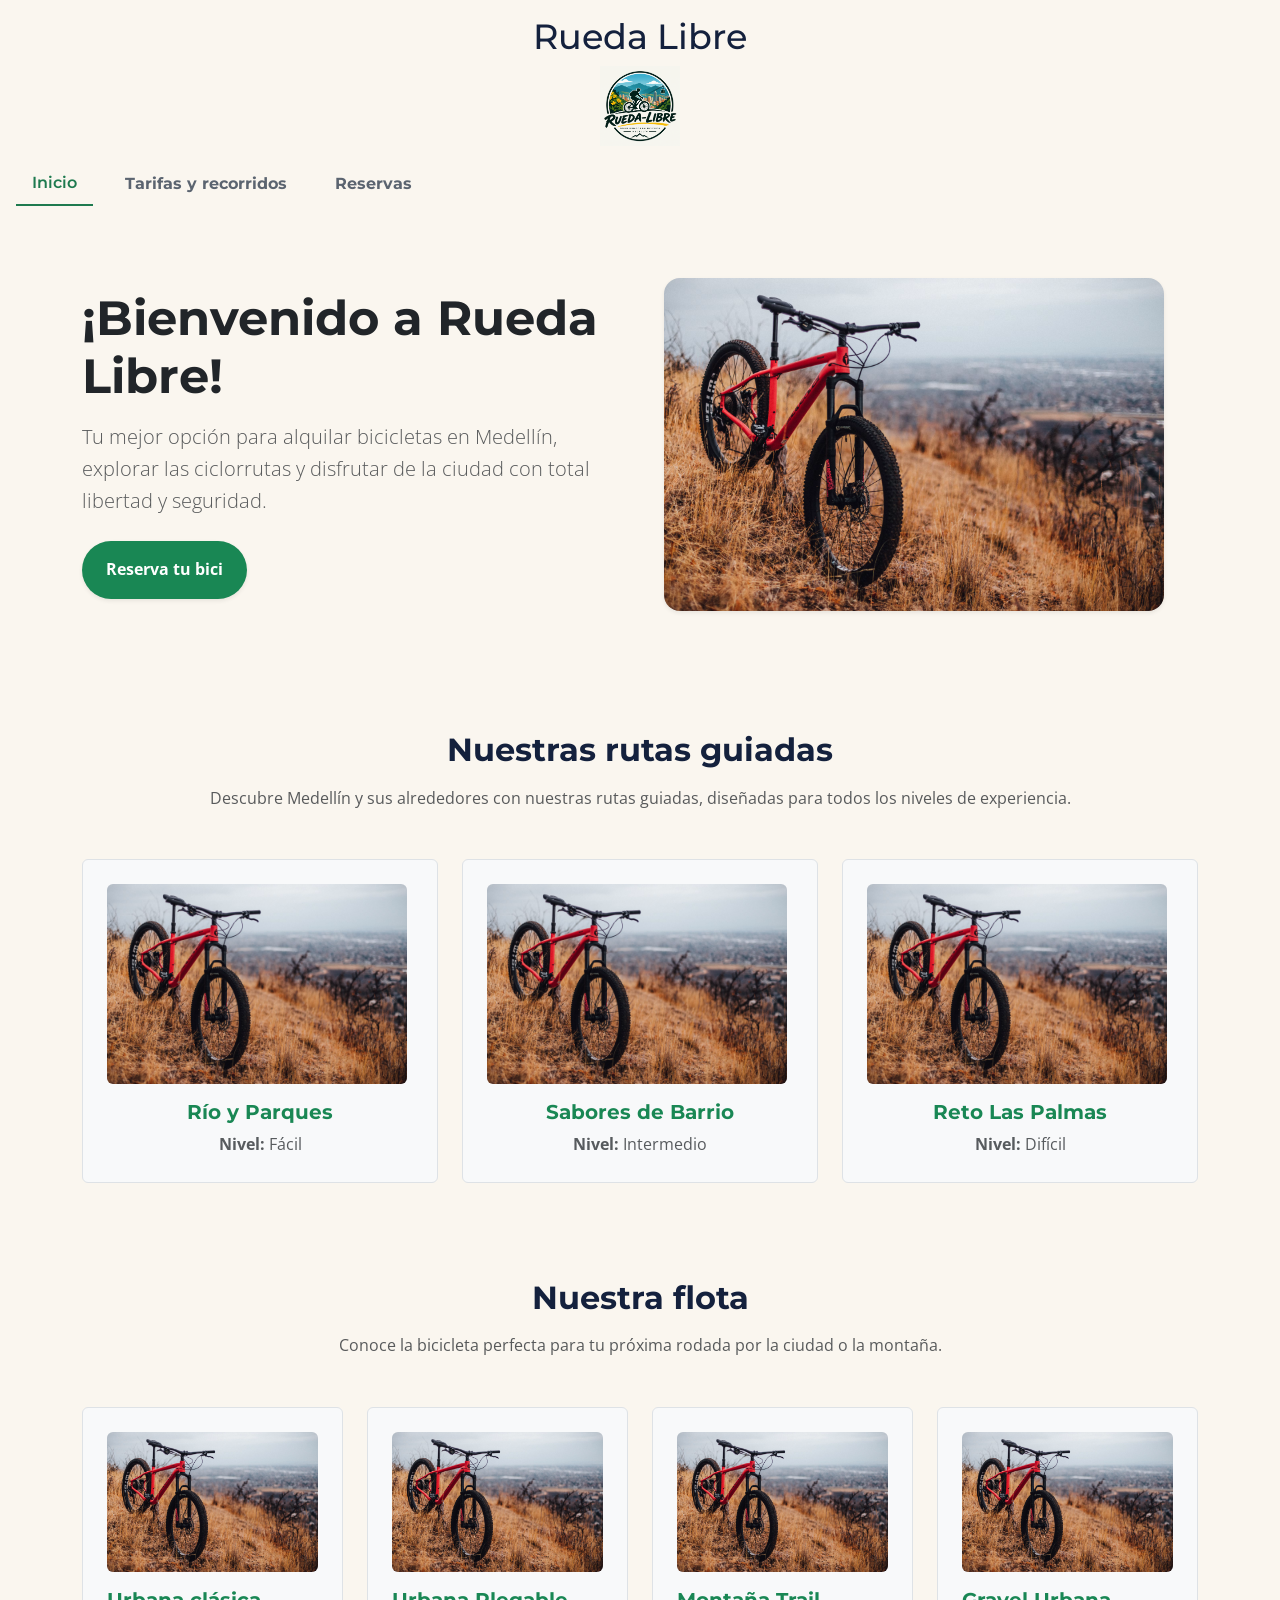
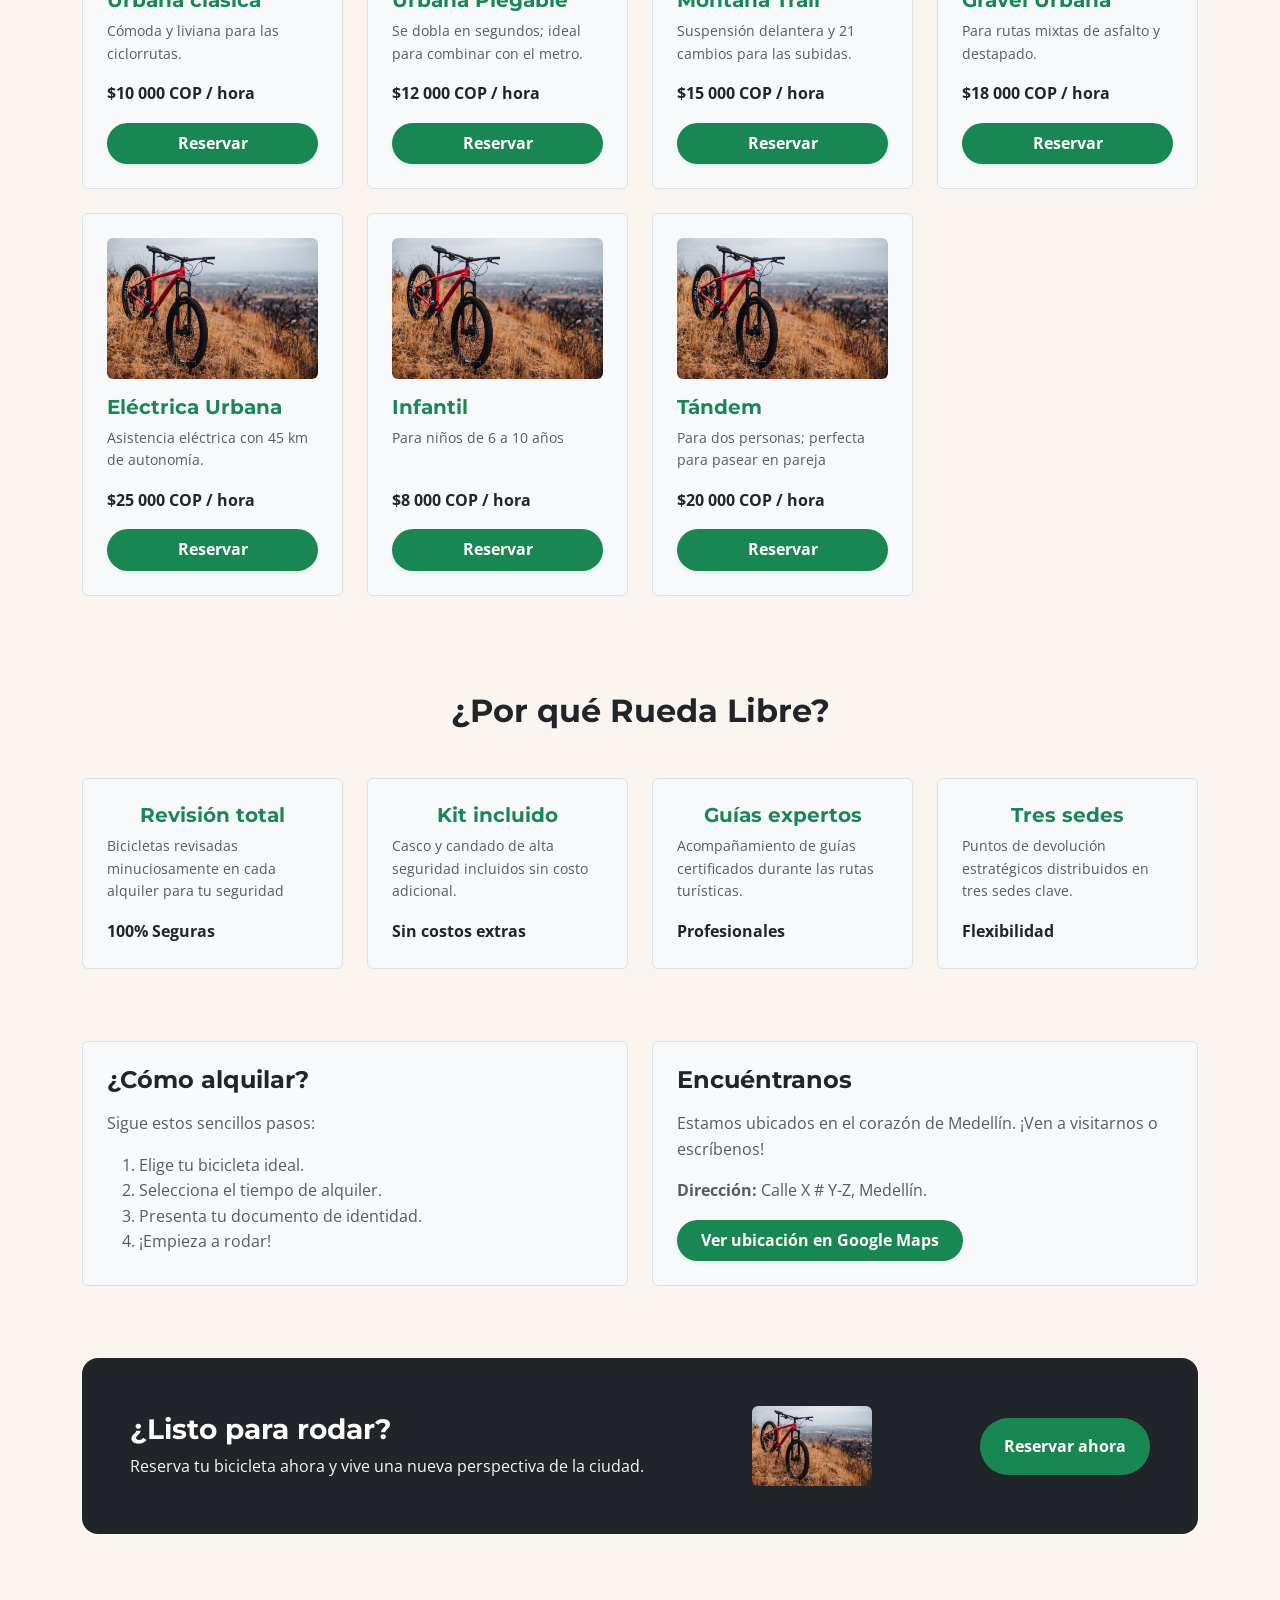
<file: index.html>
<!DOCTYPE html>
<html lang="es">
<head>
    <meta charset="UTF-8">
    <meta name="viewport" content="width=device-width, initial-scale=1.0">
    <title>Rueda Libre | Alquiler de bicicletas en Medellín</title>
    <!-- Favicon -->
    <link rel="icon" type="image/png" href="img/logo.png">

    <!-- El CSS oficial de Bootstrap 5.3 por CDN -->
    <link href="https://cdn.jsdelivr.net/npm/bootstrap@5.3.3/dist/css/bootstrap.min.css" rel="stylesheet" integrity="sha384-QWTKZyjpPEjISv5WaRU9OFeRpok6YctnYmDr5pNlyT2bRjXh0JMhjY6hW+ALEwIH" crossorigin="anonymous">
    
    <!-- Fuentes y CSS -->
    <link rel="preconnect" href="https://fonts.googleapis.com">
    <link rel="preconnect" href="https://fonts.gstatic.com" crossorigin>
    <link href="https://fonts.googleapis.com/css2?family=Montserrat:wght@700&family=Open+Sans:wght@400;600&display=swap" rel="stylesheet">
    <link rel="stylesheet" href="css/styles-bootstrap.css">
</head>
<body>

    <!-- Encabezado y Navegación -->
    <header> 
        <div class="logo-marca">
            <h1>Rueda Libre</h1>
            <img src="img/logo.png" alt="Logo de Rueda Libre" width="100" height="100" class="img-logo"> 
        </div>

        <nav> 
            <ul id="menu">
                <li><a href="index-bootstrap.html" class="activo">Inicio</a></li>
                <li><a href="paginas/tarifas-bootstrap.html">Tarifas y recorridos</a></li>
                <li><a href="paginas/reservas-bootstrap.html">Reservas</a></li>   
            </ul>
        </nav>
    </header>

    <!-- Contenido Principal -->
    <main>

        <!-- 1. Portada / Hero -->
        <section class="container py-5 my-4">
            <div class="row align-items-center g-5">
                <div class="col-12 col-lg-6 text-center text-lg-start">
                    <h2 class="display-5 fw-bold text-dark mb-3">¡Bienvenido a Rueda Libre!</h2>
                    <p class="lead text-muted mb-4">Tu mejor opción para alquilar bicicletas en Medellín, explorar las ciclorrutas y disfrutar de la ciudad con total libertad y seguridad.</p>
                    <a href="paginas/reservas-bootstrap.html" class="bg-success text-white text-decoration-none fw-bold px-4 py-3 rounded-pill d-inline-block shadow-sm">
                        Reserva tu bici
                    </a>
                </div>
                <div class="col-12 col-lg-6">
                    <img src="img/bici-tradicional.avif" alt="Ciclista disfrutando rueda libre" width="500" height="350" class="img-fluid rounded-4 shadow-sm">
                </div>
            </div>
        </section>
    
        <!-- 2. Galería de Rutas Guiadas -->
        <section id="galeria-rutas" class="container py-5">
            <h2 class="text-center fw-bold mb-3">Nuestras rutas guiadas</h2>
            <p class="text-center text-muted mb-5">Descubre Medellín y sus alrededores con nuestras rutas guiadas, diseñadas para todos los niveles de experiencia.</p>

            <div class="row g-4">
                <!-- Ruta 1 -->
                <div class="col-12 col-md-4">
                    <div class="p-4 border rounded bg-light h-100 text-center">
                        <img src="img/bici-tradicional.avif" alt="Ruta Río y Parques" width="300" height="200" class="img-fluid rounded mb-3">
                        <h3 class="fs-5 fw-bold text-success mb-2">Río y Parques</h3>
                        <p class="text-muted m-0"><strong>Nivel:</strong> Fácil</p>
                    </div>
                </div>

                <!-- Ruta 2 -->
                <div class="col-12 col-md-4">
                    <div class="p-4 border rounded bg-light h-100 text-center">
                        <img src="img/bici-tradicional.avif" alt="Ruta Sabores de Barrio" class="img-fluid rounded mb-3" width="300" height="200">
                        <h3 class="fs-5 fw-bold text-success mb-2">Sabores de Barrio</h3>
                        <p class="text-muted m-0"><strong>Nivel:</strong> Intermedio</p>
                    </div>
                </div>

                <!-- Ruta 3 -->
                <div class="col-12 col-md-4">
                    <div class="p-4 border rounded bg-light h-100 text-center">
                        <img src="img/bici-tradicional.avif" alt="Ruta Reto Las Palmas" class="img-fluid rounded mb-3" width="300" height="200">
                        <h3 class="fs-5 fw-bold text-success mb-2">Reto Las Palmas</h3>
                        <p class="text-muted m-0"><strong>Nivel:</strong> Difícil</p>
                    </div>
                </div>
            </div>
        </section>

        <!-- 3. Flota de Bicicletas -->
        <section id="flota" class="container py-5">
            <h2 class="text-center fw-bold mb-3">Nuestra flota</h2>
            <p class="text-center text-muted mb-5">Conoce la bicicleta perfecta para tu próxima rodada por la ciudad o la montaña.</p>

            <div class="row g-4">
                <!-- Modelo 1 -->
                <div class="col-12 col-sm-6 col-lg-4 col-xl-3">
                    <div class="p-4 border rounded bg-light h-100 d-flex flex-column">
                        <img src="img/bici-tradicional.avif" alt="Bicicleta urbana clásica" class="img-fluid rounded mb-3" width="300" height="200">
                        <h3 class="fs-5 fw-bold text-success mb-2">Urbana clásica</h3>
                        <p class="text-muted small mb-3">Cómoda y liviana para las ciclorrutas.</p>
                        <p class="fw-bold text-dark mt-auto mb-3">$10 000 COP / hora</p>
                        <a href="paginas/reservas-bootstrap.html" class="bg-success text-white text-decoration-none fw-bold px-3 py-2 rounded-pill text-center shadow-sm">Reservar</a>
                    </div>
                </div>

                <!-- Modelo 2 -->
                <div class="col-12 col-sm-6 col-lg-4 col-xl-3"> 
                    <div class="p-4 border rounded bg-light h-100 d-flex flex-column">
                        <img src="img/bici-tradicional.avif" alt="Bicicleta urbana plegable" class="img-fluid rounded mb-3" width="300" height="200">
                        <h3 class="fs-5 fw-bold text-success mb-2">Urbana Plegable</h3>
                        <p class="text-muted small mb-3">Se dobla en segundos; ideal para combinar con el metro.</p>
                        <p class="fw-bold text-dark mt-auto mb-3">$12 000 COP / hora</p>
                        <a href="paginas/reservas-bootstrap.html" class="bg-success text-white text-decoration-none fw-bold px-3 py-2 rounded-pill text-center shadow-sm">Reservar</a>
                    </div>
                </div>

                <!-- Modelo 3 -->
                <div class="col-12 col-sm-6 col-lg-4 col-xl-3">
                    <div class="p-4 border rounded bg-light h-100 d-flex flex-column">
                        <img src="img/bici-tradicional.avif" alt="Bicicleta de montaña" class="img-fluid rounded mb-3" width="300" height="200">
                        <h3 class="fs-5 fw-bold text-success mb-2">Montaña Trail</h3>
                        <p class="text-muted small mb-3">Suspensión delantera y 21 cambios para las subidas.</p> 
                        <p class="fw-bold text-dark mt-auto mb-3">$15 000 COP / hora</p>
                        <a href="paginas/reservas-bootstrap.html" class="bg-success text-white text-decoration-none fw-bold px-3 py-2 rounded-pill text-center shadow-sm">Reservar</a>
                    </div>
                </div>

                <!-- Modelo 4 -->
                <div class="col-12 col-sm-6 col-lg-4 col-xl-3">
                    <div class="p-4 border rounded bg-light h-100 d-flex flex-column">
                        <img src="img/bici-tradicional.avif" alt="Bicicleta gravel" class="img-fluid rounded mb-3" width="300" height="200">
                        <h3 class="fs-5 fw-bold text-success mb-2">Gravel Urbana</h3>
                        <p class="text-muted small mb-3">Para rutas mixtas de asfalto y destapado.</p>
                        <p class="fw-bold text-dark mt-auto mb-3">$18 000 COP / hora</p>
                        <a href="paginas/reservas-bootstrap.html" class="bg-success text-white text-decoration-none fw-bold px-3 py-2 rounded-pill text-center shadow-sm">Reservar</a>
                    </div>
                </div>

                <!-- Modelo 5 -->
                <div class="col-12 col-sm-6 col-lg-4 col-xl-3">
                    <div class="p-4 border rounded bg-light h-100 d-flex flex-column">
                        <img src="img/bici-tradicional.avif" alt="Bicicleta eléctrica urbana" class="img-fluid rounded mb-3" width="300" height="200">
                        <h3 class="fs-5 fw-bold text-success mb-2">Eléctrica Urbana</h3>
                        <p class="text-muted small mb-3">Asistencia eléctrica con 45 km de autonomía.</p>
                        <p class="fw-bold text-dark mt-auto mb-3">$25 000 COP / hora</p>
                        <a href="paginas/reservas-bootstrap.html" class="bg-success text-white text-decoration-none fw-bold px-3 py-2 rounded-pill text-center shadow-sm">Reservar</a>
                    </div>
                </div>

                <!-- Modelo 6 -->
                <div class="col-12 col-sm-6 col-lg-4 col-xl-3">
                    <div class="p-4 border rounded bg-light h-100 d-flex flex-column">
                        <img src="img/bici-tradicional.avif" alt="Bicicleta infantil" class="img-fluid rounded mb-3" width="300" height="200">
                        <h3 class="fs-5 fw-bold text-success mb-2">Infantil</h3>
                        <p class="text-muted small mb-3">Para niños de 6 a 10 años</p>
                        <p class="fw-bold text-dark mt-auto mb-3">$8 000 COP / hora</p>
                        <a href="paginas/reservas-bootstrap.html" class="bg-success text-white text-decoration-none fw-bold px-3 py-2 rounded-pill text-center shadow-sm">Reservar</a>
                    </div>
                </div>

                <!-- Modelo 7 -->
                <div class="col-12 col-sm-6 col-lg-4 col-xl-3">
                    <div class="p-4 border rounded bg-light h-100 d-flex flex-column">
                        <img src="img/bici-tradicional.avif" alt="Bicicleta tándem" class="img-fluid rounded mb-3" width="300" height="200">
                        <h3 class="fs-5 fw-bold text-success mb-2">Tándem</h3>
                        <p class="text-muted small mb-3">Para dos personas; perfecta para pasear en pareja</p>
                        <p class="fw-bold text-dark mt-auto mb-3">$20 000 COP / hora</p>
                        <a href="paginas/reservas-bootstrap.html" class="bg-success text-white text-decoration-none fw-bold px-3 py-2 rounded-pill text-center shadow-sm">Reservar</a>
                    </div>
                </div>
            </div>
        </section>

        <!-- 4. ¿Por qué Rueda Libre? -->
        <section id="beneficios" class="container py-5">
            <h2 class="text-center fw-bold mb-5 text-dark">¿Por qué Rueda Libre?</h2>
            <div class="row g-4">

                <!-- Beneficio 1 -->   
                <div class="col-12 col-sm-6 col-lg-3">
                    <div class="p-4 border rounded bg-light h-100 d-flex flex-column">
                        <h3 class="text-center fs-5 fw-bold text-success mb-2">Revisión total</h3>
                        <p class="text-muted small mb-3">Bicicletas revisadas minuciosamente en cada alquiler para tu seguridad</p>
                        <span class="fw-bold text-dark mt-auto">100% Seguras</span>
                    </div>
                </div>
            
                <!-- Beneficio 2 -->
                <div class="col-12 col-sm-6 col-lg-3">
                    <div class="p-4 border rounded bg-light h-100 d-flex flex-column">
                        <h3 class="text-center fs-5 fw-bold text-success mb-2">Kit incluido</h3>
                        <p class="text-muted small mb-3">Casco y candado de alta seguridad incluidos sin costo adicional.</p>
                        <span class="fw-bold text-dark mt-auto">Sin costos extras</span>
                    </div>
                </div>

                <!-- Beneficio 3 -->
                <div class="col-12 col-sm-6 col-lg-3">
                    <div class="p-4 border rounded bg-light h-100 d-flex flex-column">
                        <h3 class="text-center fs-5 fw-bold text-success mb-2">Guías expertos</h3>
                        <p class="text-muted small mb-3">Acompañamiento de guías certificados durante las rutas turísticas.</p>
                        <span class="fw-bold text-dark mt-auto">Profesionales</span>
                    </div>
                </div>

                <!-- Beneficio 4 -->
                <div class="col-12 col-sm-6 col-lg-3">
                    <div class="p-4 border rounded bg-light h-100 d-flex flex-column">
                        <h3 class="text-center fs-5 fw-bold text-success mb-2">Tres sedes</h3>
                        <p class="text-muted small mb-3">Puntos de devolución estratégicos distribuidos en tres sedes clave.</p>
                        <span class="fw-bold text-dark mt-auto">Flexibilidad</span>
                    </div>
                </div>
            </div>
        </section>

        <!-- 5. ¿Cómo Alquilar? y Encuéntranos -->
        <section class="container py-4">
            <div class="row g-4">
                <div class="col-12 col-md-6">
                    <div class="p-4 border rounded bg-light h-100">
                        <h3 class="fs-4 fw-bold text-dark mb-3">¿Cómo alquilar?</h3>
                        <p class="text-muted">Sigue estos sencillos pasos:</p>
                        <ol class="text-muted mb-0">
                            <li>Elige tu bicicleta ideal.</li>
                            <li>Selecciona el tiempo de alquiler.</li>
                            <li>Presenta tu documento de identidad.</li>
                            <li>¡Empieza a rodar!</li>
                        </ol>
                    </div>        
                </div>

                <div class="col-12 col-md-6" id="encuentranos">
                    <div class="p-4 border rounded bg-light h-100">
                        <h3 class="fs-4 fw-bold text-dark mb-3">Encuéntranos</h3>
                        <p class="text-muted mb-3">Estamos ubicados en el corazón de Medellín. ¡Ven a visitarnos o escríbenos!</p>
                        <p class="text-muted mb-3"><strong>Dirección:</strong> Calle X # Y-Z, Medellín.</p>
                        <a href="https://maps.google.com" target="_blank" rel="noopener noreferrer" class="bg-success text-white text-decoration-none fw-bold px-4 py-2 rounded-pill d-inline-block shadow-sm">
                            Ver ubicación en Google Maps
                        </a>
                    </div>
                </div>
            </div>
        </section>

        <!-- 6. Franja: ¿Listo para rodar? -->
        <section class="container py-5">
            <div class="bg-dark text-white p-4 p-md-5 rounded-4 d-flex flex-column flex-md-row justify-content-between align-items-center gap-4">
                
                <!-- Parte 1: El texto principal -->
                <div>
                    <h3 class="fs-3 fw-bold text-white mb-2">¿Listo para rodar?</h3>
                    <p class="text-light m-0">Reserva tu bicicleta ahora y vive una nueva perspectiva de la ciudad.</p>
                </div>

                <!-- Parte 2: La imagen decorativa -->
                <div>
                    <img src="img/bici-tradicional.avif" alt="Ciclista decorativo" class="d-none d-md-block rounded" style="width: 120px; height: auto;">
                </div>

                <!-- Parte 3: El enlace con estilo de botón -->
                <div>
                    <a href="paginas/reservas-bootstrap.html" class="bg-success text-white text-decoration-none fw-bold px-4 py-3 rounded-pill d-inline-block shadow-sm">
                        Reservar ahora
                    </a>
                </div>

            </div>
        </section>

    </main>

    <script src="https://cdn.jsdelivr.net/npm/bootstrap@5.3.3/dist/js/bootstrap.bundle.min.js" integrity="sha384-YvpcrYf0tY3lHB60NNkmXc5s9fDVZLESaAA55NDzOxhy9GkcIdslK1eN7N6jIeHz" crossorigin="anonymous"></script>
</body>
</html>
</file>
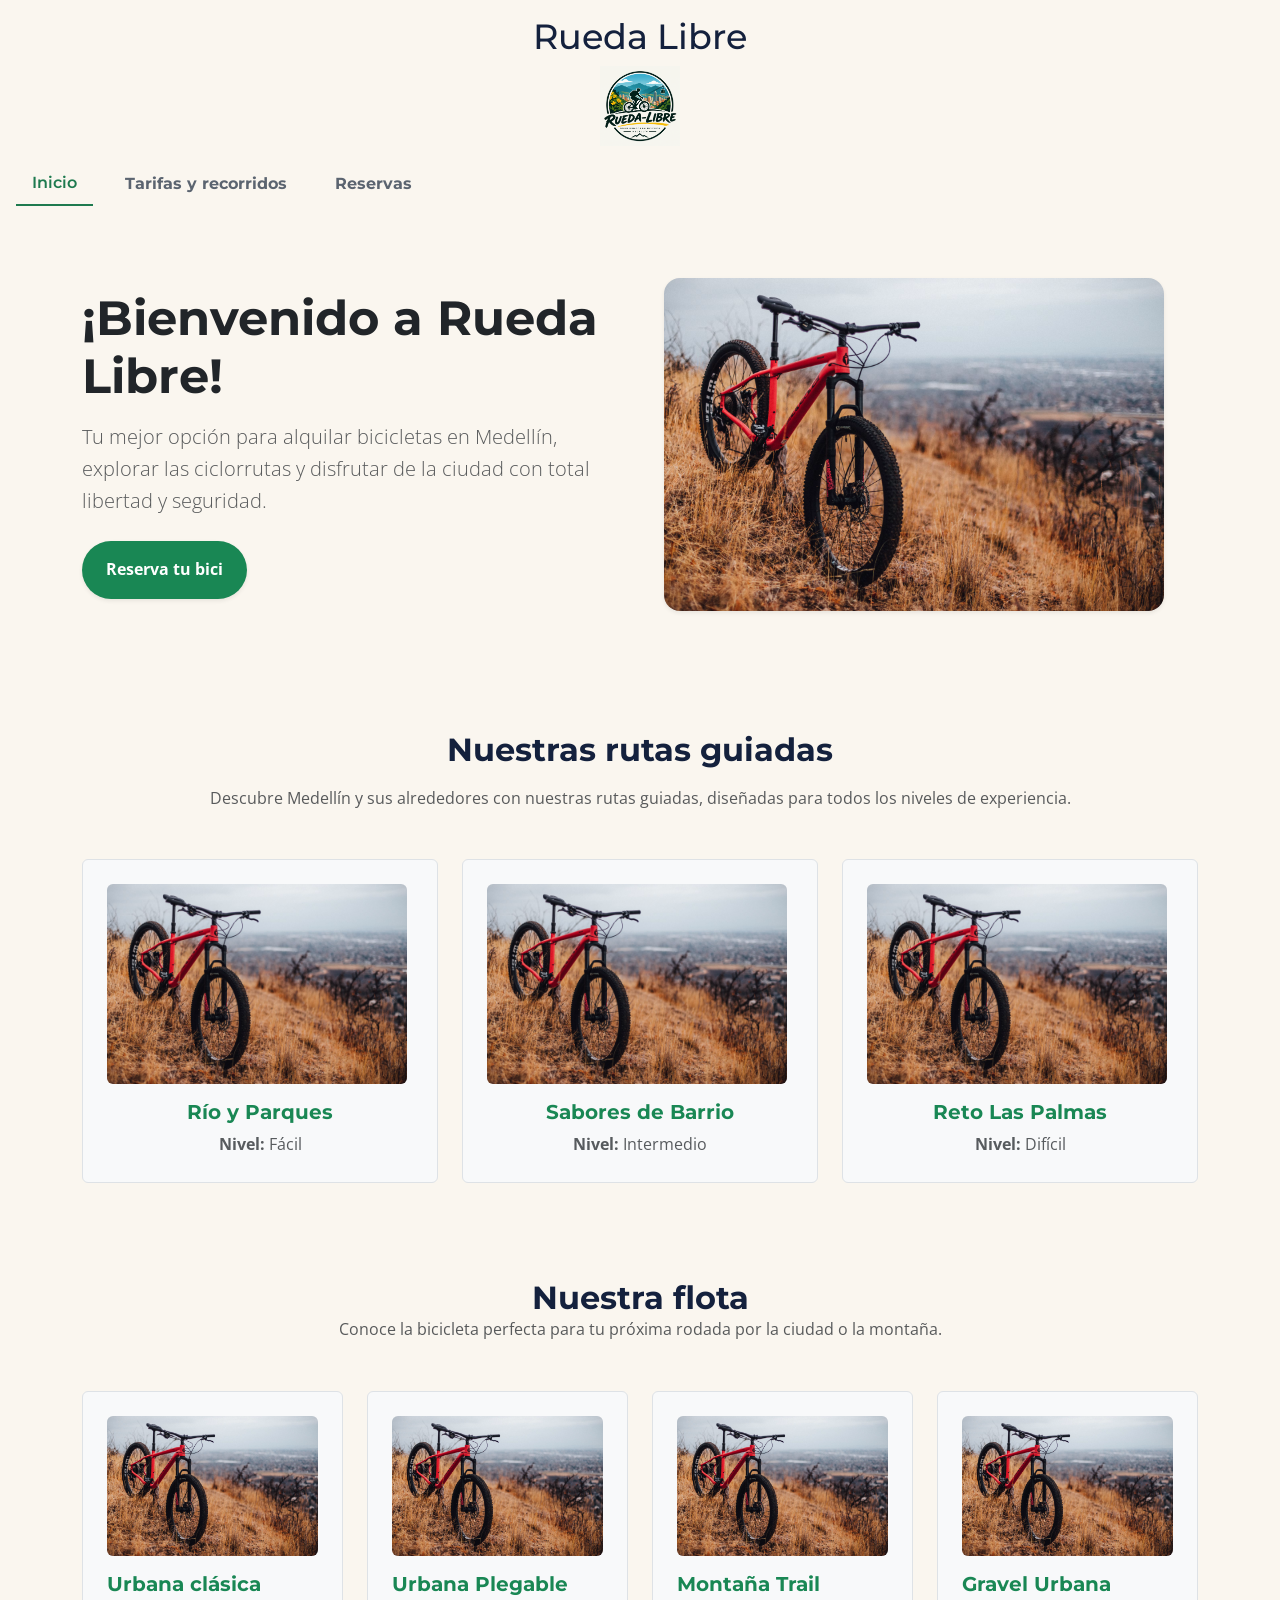
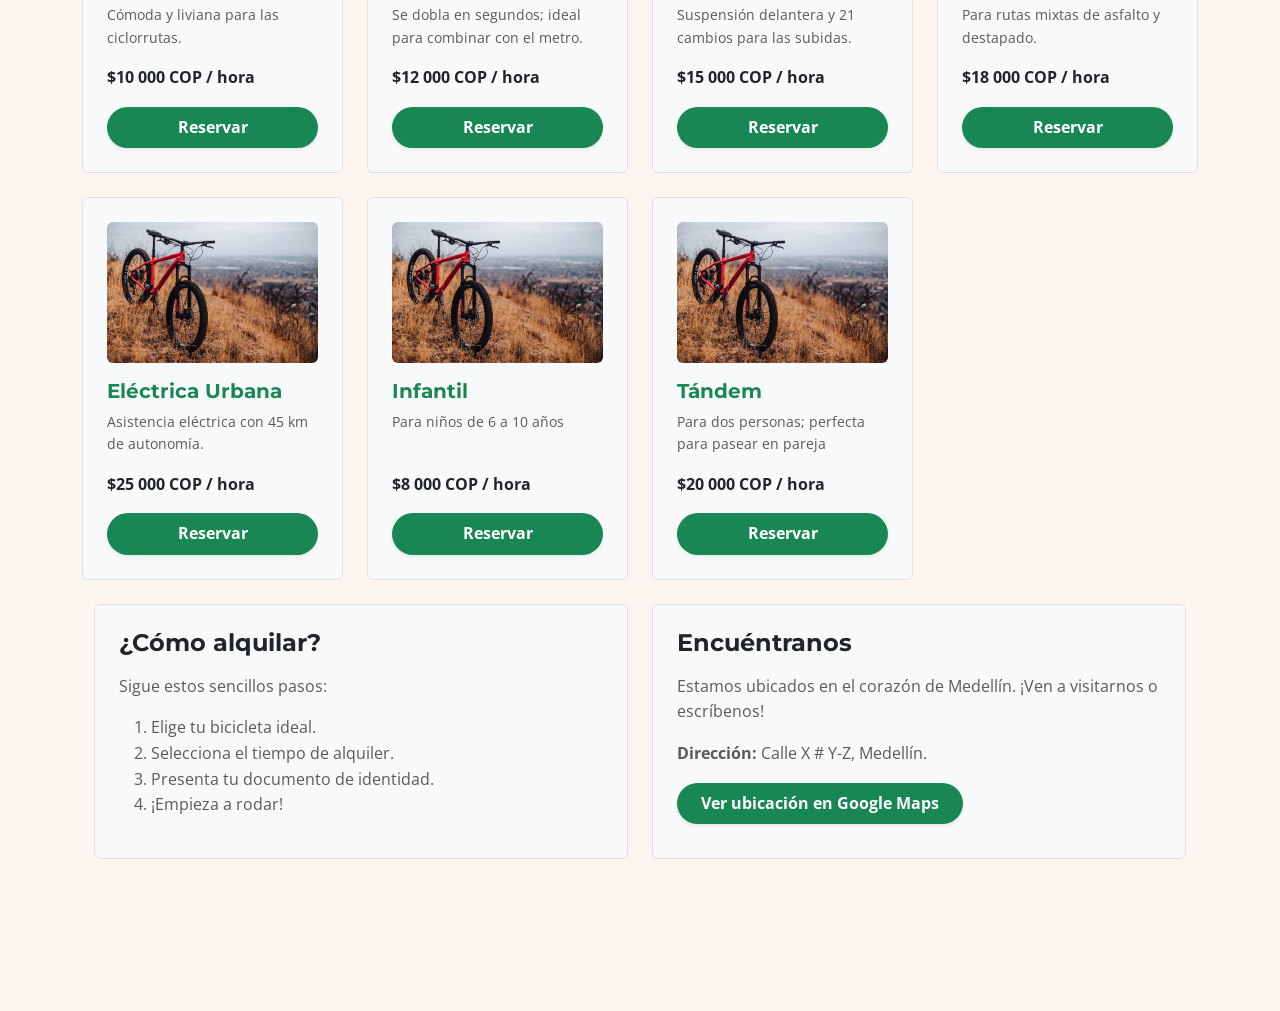
<file: index-bootstrap.html>
<!DOCTYPE html>
<html lang="es">
<head>
    <meta charset="UTF-8">
    <meta name="viewport" content="width=device-width, initial-scale=1.0">
    <title>Rueda Libre | Alquiler de bicicletas en Medellín</title>
    <!-- Favicon -->
    <link rel="icon" type="image/png" href="img/logo.png">

    <!--El CSS oficial de Bootstrap 5.3 por CDN-->
    <link href="https://cdn.jsdelivr.net/npm/bootstrap@5.3.3/dist/css/bootstrap.min.css" rel="stylesheet" integrity="sha384-QWTKZyjpPEjISv5WaRU9OFeRpok6YctnYmDr5pNlyT2bRjXh0JMhjY6hW+ALEwIH" crossorigin="anonymous">
    <!-- Fuentes y CSS -->
    <link rel="preconnect" href="https://fonts.googleapis.com">
    <link rel="preconnect" href="https://fonts.gstatic.com" crossorigin>
    <link href="https://fonts.googleapis.com/css2?family=Montserrat:wght@700&family=Open+Sans:wght@400;600&display=swap" rel="stylesheet">
    <link rel="stylesheet" href="css/styles-bootstrap.css">
</head>
<body>

    <!-- Encabezado y Navegación -->
    <header> 
        <div class="logo-marca">
            <h1>Rueda Libre</h1>
            <img src="img/logo.png" alt="Logo de Rueda Libre" width="100" height="100" class="img-logo"> 
        </div>

        <nav> 
            <ul id="menu">
                <li><a href="index-bootstrap.html" class="activo">Inicio</a></li>
                <li><a href="paginas/tarifas-bootstrap.html">Tarifas y recorridos</a></li>
                <li><a href="paginas/reservas-bootstrap.html">Reservas</a></li>   
            </ul>
        </nav>
    </header>

    <!-- Contenido Principal -->
    <main>

        <!-- Portada / Hero -->
       <section class="container py-5 my-4">
        <div class="row align-items-center g-5">
                <div class="col-12 col-lg-6 text-center text-lg-start">
                    <h2 class="display-5 fw-bold text-dark mb-3">¡Bienvenido a Rueda Libre!</h2>
                    <p class="lead text-muted mb-4">Tu mejor opción para alquilar bicicletas en Medellín, explorar las ciclorrutas y disfrutar de la ciudad con total libertad y seguridad.</p>
                    <a href="paginas/reservas-bootstrap.html" class="bg-success text-white text-decoration-none fw-bold px-4 py-3 rounded-pill d-inline-block shadow-sm">
                        Reserva tu bici</a>
            </div>
            <div class="col-12 col-lg-6">
                <img src="img/bici-tradicional.avif" alt="Ciclista disfrutando rueda libre" width="500" height="350" class="img-fluid rounded-4 shadow-sm">
            </div>
        </div>
        </section>
    
        <!-- Galería de Rutas Guiadas -->
        <section id="galeria-rutas" class="container py-5">
            <h2 class="text-center fw-bold mb-3">Nuestras rutas guiadas</h2>
            <p class="text-center text-muted mb-5">Descubre Medellín y sus alrededores con nuestras rutas guiadas, diseñadas para todos los niveles de experiencia.</p>


        <div class="row g-4">
            <!--Ruta 1-->
            <div class="col-12 col-md-4">
                <div class="p-4 border rounded bg-light h-100 text-center">
                    <img src="img/bici-tradicional.avif" alt="Ruta Río y Parques" width="300" height="200" class="img-fluid rounded mb-3">
                    <h3 class="fs-5 fw-bold text-success mb-2">Río y Parques</h3>
                    <p class="text-muted m-0"><strong>Nivel:</strong> Fácil</p>
                </div>
            </div>

            <!-- Ruta 2 -->
                <div class="col-12 col-md-4">
                    <div class="p-4 border rounded bg-light h-100 text-center">
                        <img src="img/bici-tradicional.avif" alt="Ruta Sabores de Barrio" class="img-fluid rounded mb-3" width="300" height="200">
                        <h3 class="fs-5 fw-bold text-success mb-2">Sabores de Barrio</h3>
                        <p class="text-muted m-0"><strong>Nivel:</strong> Intermedio</p>
                    </div>
                </div>

            <!-- Ruta 3 -->
                <div class="col-12 col-md-4">
                    <div class="p-4 border rounded bg-light h-100 text-center">
                        <img src="img/bici-tradicional.avif" alt="Ruta Reto Las Palmas" class="img-fluid rounded mb-3" width="300" height="200">
                        <h3 class="fs-5 fw-bold text-success mb-2">Reto Las Palmas</h3>
                        <p class="text-muted m-0"><strong>Nivel:</strong> Difícil</p>
                    </div>
                </div>
            </div>
        </section>

        <!-- Flota de Bicicletas -->
        <section id="flota" class="container py-5">
            <h2 class="text-center fw-bold mb-0">Nuestra flota</h2>
            <p class="text-center text-muted mb-5">Conoce la bicicleta perfecta para tu próxima rodada por la ciudad o la montaña.</p>

    <div class="row g-4">

        <!-- Modelo 1-->
            <div class="col-12 col-sm-6 col-lg-4 col-xl-3">
                    <div class="p-4 border rounded bg-light h-100 d-flex flex-column">
                        <img src="img/bici-tradicional.avif" alt="Bicicleta Tradicional" class="img-fluid rounded mb-3" width="300" height="200">
                        <h3 class="fs-5 fw-bold text-success mb-2">Urbana clásica</h3>
                         <p class="text-muted small mb-3">Cómoda y liviana para las ciclorrutas.</p>
                         <p class="fw-bold text-dark mt-auto mb-3">$10 000 COP / hora</p>
                        <a href="paginas/reservas-bootstrap.html" class="bg-success text-white text-decoration-none fw-bold px-3 py-2 rounded-pill text-center shadow-sm">Reservar</a>
                    </div>
            </div>
        <!-- Modelo 2 -->
                <div class="col-12 col-sm-6 col-lg-4 col-xl-3"> 
                    <div class="p-4 border rounded bg-light h-100 d-flex flex-column">
                        <img src="img/bici-tradicional.avif" alt="Bicicleta urbana plegable" class="img-fluid rounded mb-3" width="300" height="200">
                        <h3 class="fs-5 fw-bold text-success mb-2">Urbana Plegable</h3>
                        <p class="text-muted small mb-3">Se dobla en segundos; ideal para combinar con el metro.</p>
                        <p class="fw-bold text-dark mt-auto mb-3">$12 000 COP / hora</p>
                        <a href="paginas/reservas-bootstrap.html" class="bg-success text-white text-decoration-none fw-bold px-3 py-2 rounded-pill text-center shadow-sm">Reservar</a>
                    </div>
                </div>

                <!-- Modelo 3 -->
                <div class="col-12 col-sm-6 col-lg-4 col-xl-3">
                    <div class="p-4 border rounded bg-light h-100 d-flex flex-column">
                        <img src="img/bici-tradicional.avif" alt="Bicicleta montaña trail" class="img-fluid rounded mb-3" width="300" height="200">
                        <h3 class="fs-5 fw-bold text-success mb-2">Montaña Trail</h3>
                        <p class="text-muted small mb-3">Suspensión delantera y 21 cambios para las subidas.</p> 
                        <p class="fw-bold text-dark mt-auto mb-3">$15 000 COP / hora</p>
                        <a href="paginas/reservas-bootstrap.html" class="bg-success text-white text-decoration-none fw-bold px-3 py-2 rounded-pill text-center shadow-sm">Reservar</a>
                    </div>
                </div>

                <!-- Modelo 4 -->
                <div class="col-12 col-sm-6 col-lg-4 col-xl-3">
                    <div class="p-4 border rounded bg-light h-100 d-flex flex-column">
                        <img src="img/bici-tradicional.avif" alt="Bicicleta gravel urbana" class="img-fluid rounded mb-3" width="300" height="200">
                        <h3 class="fs-5 fw-bold text-success mb-2">Gravel Urbana</h3>
                        <p class="text-muted small mb-3">Para rutas mixtas de asfalto y destapado.</p>
                        <p class="fw-bold text-dark mt-auto mb-3">$18 000 COP / hora</p>
                        <a href="paginas/reservas-bootstrap.html" class="bg-success text-white text-decoration-none fw-bold px-3 py-2 rounded-pill text-center shadow-sm">Reservar</a>
                    </div>
                </div>

                <!-- Modelo 5 -->
                <div class="col-12 col-sm-6 col-lg-4 col-xl-3">
                    <div class="p-4 border rounded bg-light h-100 d-flex flex-column">
                        <img src="img/bici-tradicional.avif" alt="Bicicleta eléctrica urbana" class="img-fluid rounded mb-3" width="300" height="200">
                        <h3 class="fs-5 fw-bold text-success mb-2">Eléctrica Urbana</h3>
                        <p class="text-muted small mb-3">Asistencia eléctrica con 45 km de autonomía.</p>
                        <p class="fw-bold text-dark mt-auto mb-3">$25 000 COP / hora</p>
                        <a href="paginas/reservas-bootstrap.html" class="bg-success text-white text-decoration-none fw-bold px-3 py-2 rounded-pill text-center shadow-sm">Reservar</a>
                    </div>
                </div>

                <!-- Modelo 6 -->
                <div class="col-12 col-sm-6 col-lg-4 col-xl-3">
                    <div class="p-4 border rounded bg-light h-100 d-flex flex-column">
                        <img src="img/bici-tradicional.avif" alt="Bicicleta infantil" class="img-fluid rounded mb-3" width="300" height="200">
                        <h3 class="fs-5 fw-bold text-success mb-2">Infantil</h3>
                        <p class="text-muted small mb-3">Para niños de 6 a 10 años</p>
                        <p class="fw-bold text-dark mt-auto mb-3">$8 000 COP / hora</p>
                        <a href="paginas/reservas-bootstrap.html" class="bg-success text-white text-decoration-none fw-bold px-3 py-2 rounded-pill text-center shadow-sm">Reservar</a>
                    </div>
                </div>

                <!-- Modelo 7 -->
                <div class="col-12 col-sm-6 col-lg-4 col-xl-3">
                    <div class="p-4 border rounded bg-light h-100 d-flex flex-column">
                        <img src="img/bici-tradicional.avif" alt="Bicicleta tándem" class="img-fluid rounded mb-3" width="300" height="200">
                        <h3 class="fs-5 fw-bold text-success mb-2">Tándem</h3>
                        <p class="text-muted small mb-3">Para dos personas; perfecta para pasear en pareja</p>
                        <p class="fw-bold text-dark mt-auto mb-3">$20 000 COP / hora</p>
                        <a href="paginas/reservas-bootstrap.html" class="bg-success text-white text-decoration-none fw-bold px-3 py-2 rounded-pill text-center shadow-sm">Reservar</a>
                    </div>
                </div>
        </div>

<!-- ¿Cómo Alquilar? y Encuéntranos -->
        <section class="container py-4">
            <div class="row g-4">
                <div class="col-12 col-md-6">
                    <div class="p-4 border rounded bg-light h-100">
                        <h3 class="fs-4 fw-bold text-dark mb-3">¿Cómo alquilar?</h3>
                        <p class="text-muted">Sigue estos sencillos pasos:</p>
                        <ol class="text-muted">
                            <li>Elige tu bicicleta ideal.</li>
                            <li>Selecciona el tiempo de alquiler.</li>
                            <li>Presenta tu documento de identidad.</li>
                            <li>¡Empieza a rodar!</li>
                        </ol>
                    </div>        
                </div>

                <div class="col-12 col-md-6" id="encuentranos">
                    <div class="p-4 border rounded bg-light h-100">
                        <h3 class="fs-4 fw-bold text-dark mb-3">Encuéntranos</h3>
                        <p class="text-muted mb-3">Estamos ubicados en el corazón de Medellín. ¡Ven a visitarnos o escríbenos!</p>
                        <p class="text-muted mb-3"><strong>Dirección:</strong> Calle X # Y-Z, Medellín.</p>
                        <a href="https://maps.google.com" target="_blank" rel="noopener noreferrer" class="bg-success text-white text-decoration-none fw-bold px-4 py-2 rounded-pill d-inline-block shadow-sm">
                            Ver ubicación en Google Maps
                        </a>
                    </div>
                </div>
            </div>
        </section>
    </main>




<script src="https://cdn.jsdelivr.net/npm/bootstrap@5.3.3/dist/js/bootstrap.bundle.min.js" integrity="sha384-YvpcrYf0tY3lHB60NNkmXc5s9fDVZLESaAA55NDzOxhy9GkcIdslK1eN7N6jIeHz" crossorigin="anonymous"></script>
</body>
</html>
</file>
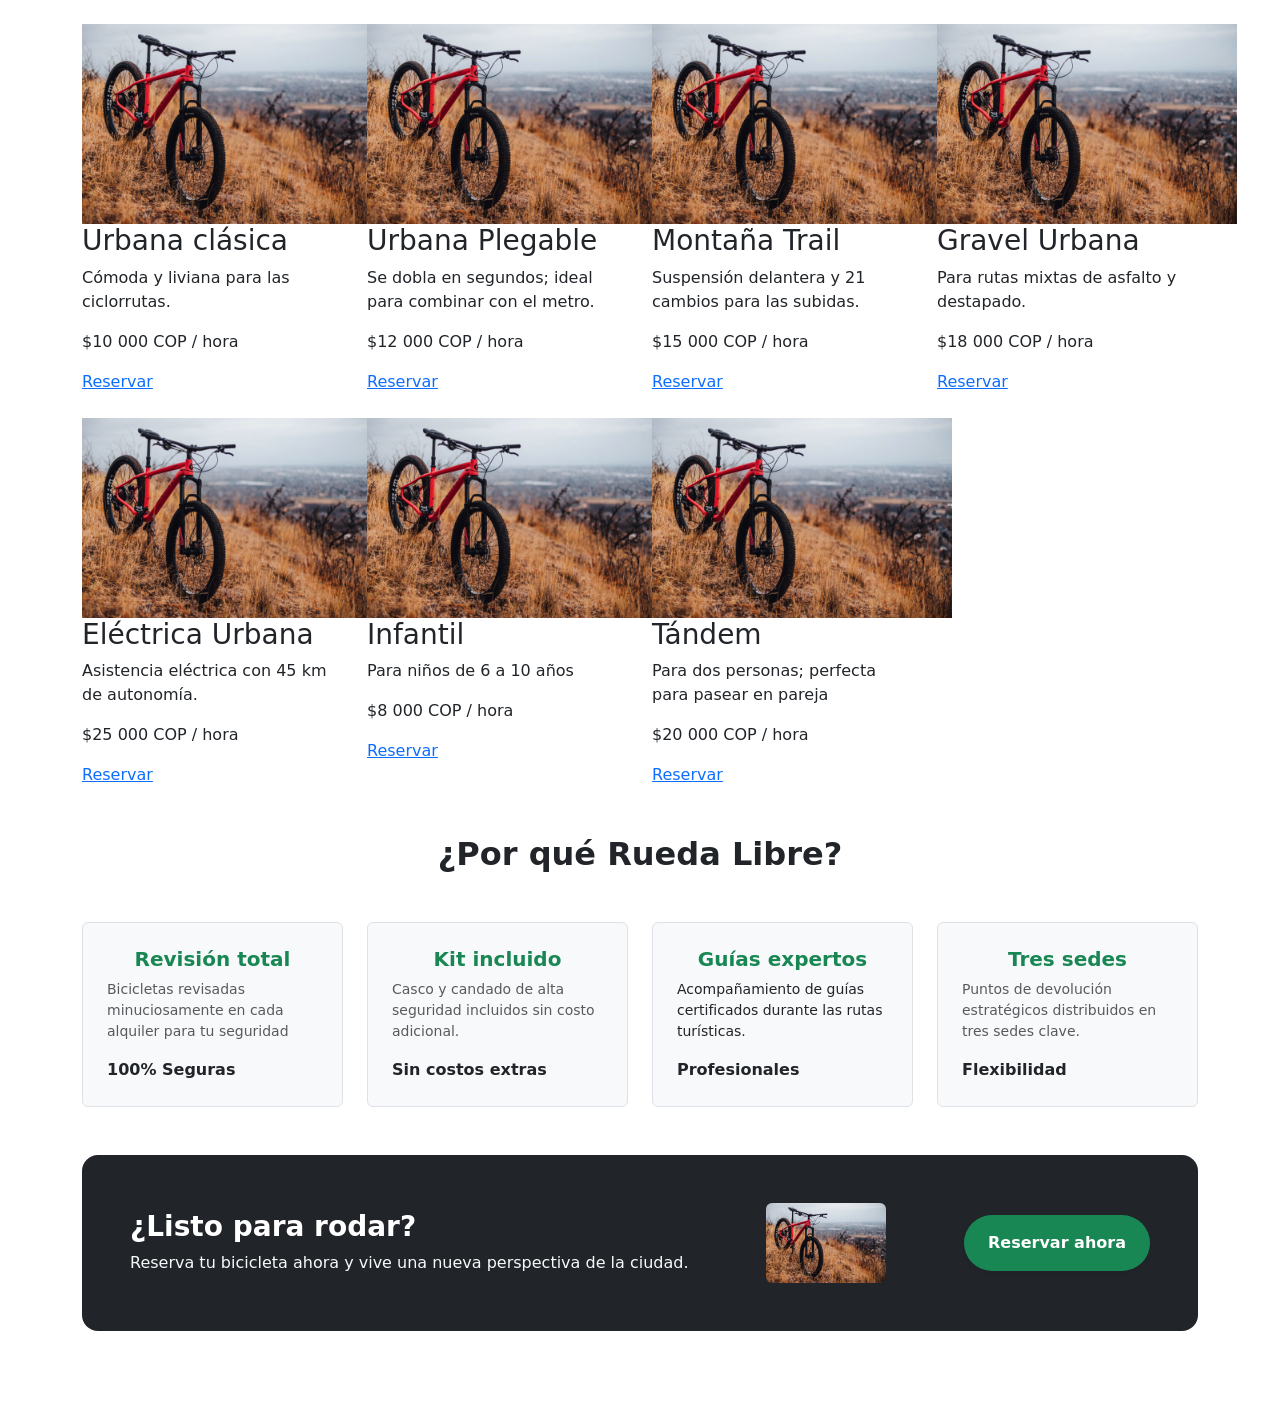
<file: bootstrap/catalogo-bootstrap.html>
<!DOCTYPE html>
<html lang="es">
<head>
    <meta charset="UTF-8">
    <meta name="viewport" content="width=device-width, initial-scale=1.0">
    <title>Prueba Flota - Bootstrap 5</title>

    <!-- 1. Estilos de Bootstrap 5.3 desde CDN (Servidor oficial de internet) -->
    <link href="https://cdn.jsdelivr.net/npm/bootstrap@5.3.3/dist/css/bootstrap.min.css" rel="stylesheet" integrity="sha384-QWTKZyjpPEjISv5WaRU9OFeRpok6YctnYmDr5pNlyT2bRjXh0JMhjY6hW+ALEwIH" crossorigin="anonymous">
</head>
<body>

    <main class="py-4">
        <div class="container">

        <div class="row g-4">
            <!--Modelo 1-->
            <div class="col-12 col-sm-6 col-lg-4 col-xl-3">
                    <img src="../img/bici-tradicional.avif" alt="Bicicleta urbana clásica" width="300" height="200">
                    <h3>Urbana clásica</h3>
                    <p>Cómoda y liviana para las ciclorrutas.</p>
                    <p class="precio">$10 000 COP / hora</p>
                    <a href="paginas/reservas.html" class="btn-cta">Reservar</a>
            </div>

            <!--Modelo 2-->
            <div class="col-12 col-sm-6 col-lg-4 col-xl-3">
                    <img src="../img/bici-tradicional.avif" alt="Bicicleta urbana clásica" width="300" height="200">
                    <h3>Urbana Plegable</h3>
                    <p>Se dobla en segundos; ideal para combinar con el metro.</p>
                    <p class="precio">$12 000 COP / hora</p>
                    <a href="paginas/reservas.html" class="btn-cta">Reservar</a>
            </div>

            <!--Modelo 3-->
            <div class="col-12 col-sm-6 col-lg-4 col-xl-3">
                    <img src="../img/bici-tradicional.avif" alt="Bicicleta urbana clásica" width="300" height="200">
                    <h3>Montaña Trail</h3>
                    <p>Suspensión delantera y 21 cambios para las subidas.</p> 
                    <p class="precio">$15 000 COP / hora</p>
                    <a href="paginas/reservas.html" class="btn-cta">Reservar</a>
            </div>

            <!--Modelo 4-->
            <div class="col-12 col-sm-6 col-lg-4 col-xl-3">
                    <img src="../img/bici-tradicional.avif" alt="Bicicleta urbana clásica" width="300" height="200">
                    <h3>Gravel Urbana</h3>
                    <p>Para rutas mixtas de asfalto y destapado.</p>
                    <p class="precio">$18 000 COP / hora</p>
                    <a href="paginas/reservas.html" class="btn-cta">Reservar</a>
            </div>

            <!--Modelo 5-->
            <div class="col-12 col-sm-6 col-lg-4 col-xl-3">
                    <img src="../img/bici-tradicional.avif" alt="Bicicleta urbana clásica" width="300" height="200">
                    <h3>Eléctrica Urbana</h3>
                    <p>Asistencia eléctrica con 45 km de autonomía.</p>
                    <p class="precio">$25 000 COP / hora</p>
                    <a href="paginas/reservas.html" class="btn-cta">Reservar</a>
            </div>

            <!--Modelo 6-->
            <div class="col-12 col-sm-6 col-lg-4 col-xl-3">
                    <img src="../img/bici-tradicional.avif" alt="Bicicleta urbana clásica" width="300" height="200">
                    <h3>Infantil</h3>
                    <p>Para niños de 6 a 10 años</p>
                    <p class="precio">$8 000 COP / hora</p>
                    <a href="paginas/reservas.html" class="btn-cta">Reservar</a>
            </div>

            <!--Modelo 7-->
            <div class="col-12 col-sm-6 col-lg-4 col-xl-3">
                    <img src="../img/bici-tradicional.avif" alt="Bicicleta urbana clásica" width="300" height="200">
                    <h3>Tándem</h3>
                    <p>Para dos personas; perfecta para pasear en pareja</p>
                    <p class="precio">$20 000 COP / hora</p>
                    <a href="paginas/reservas.html" class="btn-cta">Reservar</a>
            </div>
        </div>
        </div>
        </div>

    <!--SECCION: Por que rueda libre?-->
        <section class="container my-5">
            <h2 class="text-center fw-bold mb-5 text-dark">¿Por qué Rueda Libre?</h2>
        <div class="row g-4">

            <!-- Beneficio 1 -->   
            <div class="col-12 col-sm-6 col-lg-3">
                <div class="p-4 border rounded bg-light h-100">
                    <h3 class="text-center fs-5 fw-bold text-success mb-2">Revisión total</h3>
                    <p class="text-muted small mb-3">Bicicletas revisadas minuciosamente en cada alquiler para tu seguridad</p>
                    <span class="fw-bold text-dark">100% Seguras</span>
                </div>
            </div>
        
             <!-- Beneficio 2 -->
              <div class="col-12 col-sm-6 col-lg-3">
                <div class="p-4 border rounded bg-light h-100">
                    <h3 class="text-center fs-5 fw-bold text-success mb-2">Kit incluido</h3>
                    <p class="text-muted small mb-3">Casco y candado de alta seguridad incluidos sin costo adicional.</p>
                    <span class="fw-bold text-dark">Sin costos extras</span>
                </div>
              </div>

            <!-- Beneficio 3 -->
             <div class="col-12 col-sm-6 col-lg-3">
                <div class="p-4 border rounded bg-light h-100">
                    <h3 class="text-center fs-5 fw-bold text-success mb-2">Guías expertos</h3>
                    <p class="text muted small mb-3">Acompañamiento de guías certificados durante las rutas turísticas.</p>
                    <span class="fw-bold text-dark">Profesionales</span>
                </div>
             </div>
            <!-- Beneficio 4 -->
            <div class="col-12 col-sm-6 col-lg-3">
                <div class="p-4 border rounded bg-light h-100">
                <h3 class="text-center fs-5 fw-bold text-success mb-2">Tres sedes</h3>
                <p class="text-muted small mb-3">Puntos de devolución estratégicos distribuidos en tres sedes clave.</p>
                <span class="fw-bold text-dark">Flexibilidad</span>
                </div>
            </div>
        </div>
        </section>

        <!-- FRANJA: ¿Listo para rodar? -->
<section class="container mb-5">
    <div class="bg-dark text-white p-4 p-md-5 rounded-4 d-flex flex-column flex-md-row justify-content-between align-items-center gap-4">
        
        <!-- Parte 1: El texto principal -->
        <div>
            <h3 class="fs-3 fw-bold mb-2">¿Listo para rodar?</h3>
            <p class="text-light m-0">Reserva tu bicicleta ahora y vive una nueva perspectiva de la ciudad.</p>
        </div>

        <!-- Parte 2: La imagen decorativa -->
        <div>
            <img src="../img/bici-tradicional.avif" alt="Ciclista decorativo" class="d-none d-md-block rounded" style="width: 120px; height: auto;">
        </div>

        <!-- Parte 3: El enlace con estilo de botón -->
        <div>
            <a href="../paginas/reservas.html" class="bg-success text-white text-decoration-none fw-bold px-4 py-3 rounded-pill d-inline-block shadow-sm">
                Reservar ahora
            </a>
        </div>

    </div>
</section>

    </main>

    <!-- 2. Scripts/JavaScript de Bootstrap (Necesario para componentes interactivos) -->
    <script src="https://cdn.jsdelivr.net/npm/bootstrap@5.3.3/dist/js/bootstrap.bundle.min.js" integrity="sha384-YvpcrYf0tY3lHB60NNkmXc5s9fDVZLESaAA55NDzOxhy9GkcIdslK1eN7N6jIeHz" crossorigin="anonymous"></script>
</body>
</html>
</file>
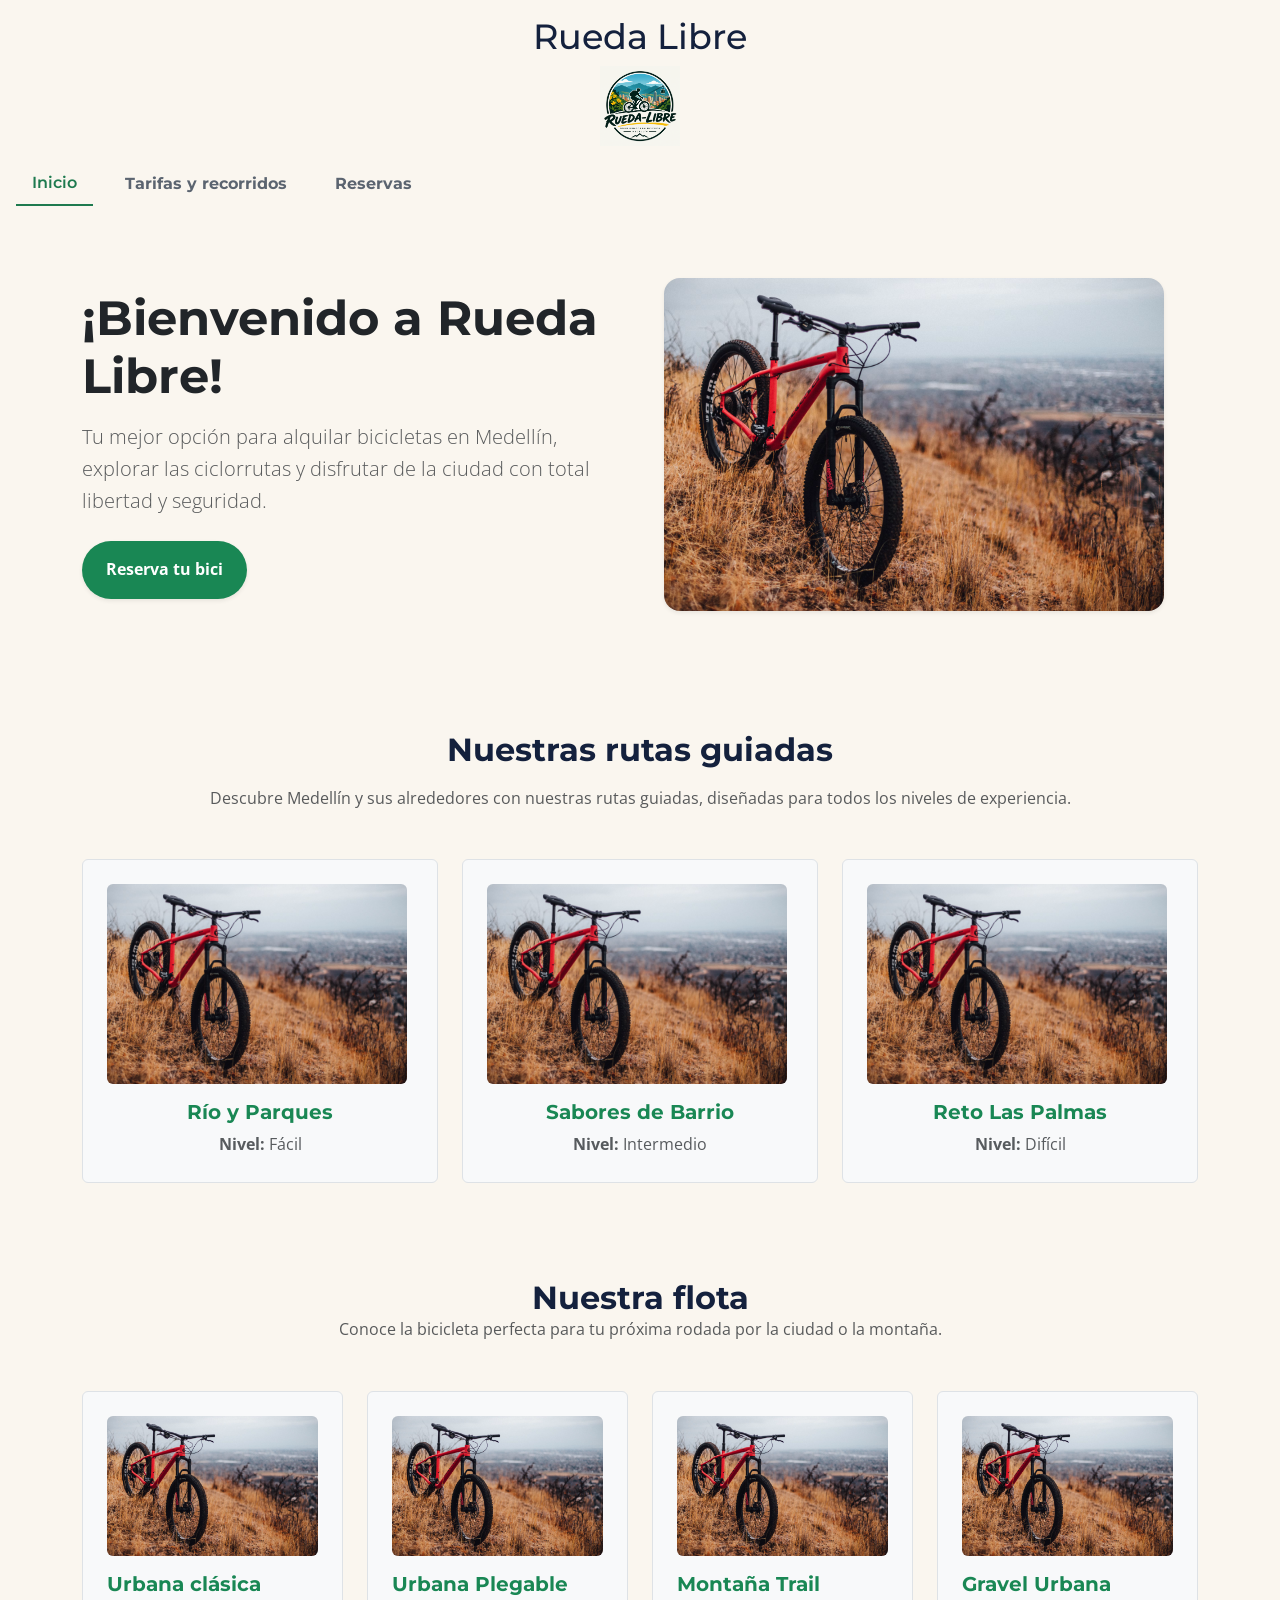
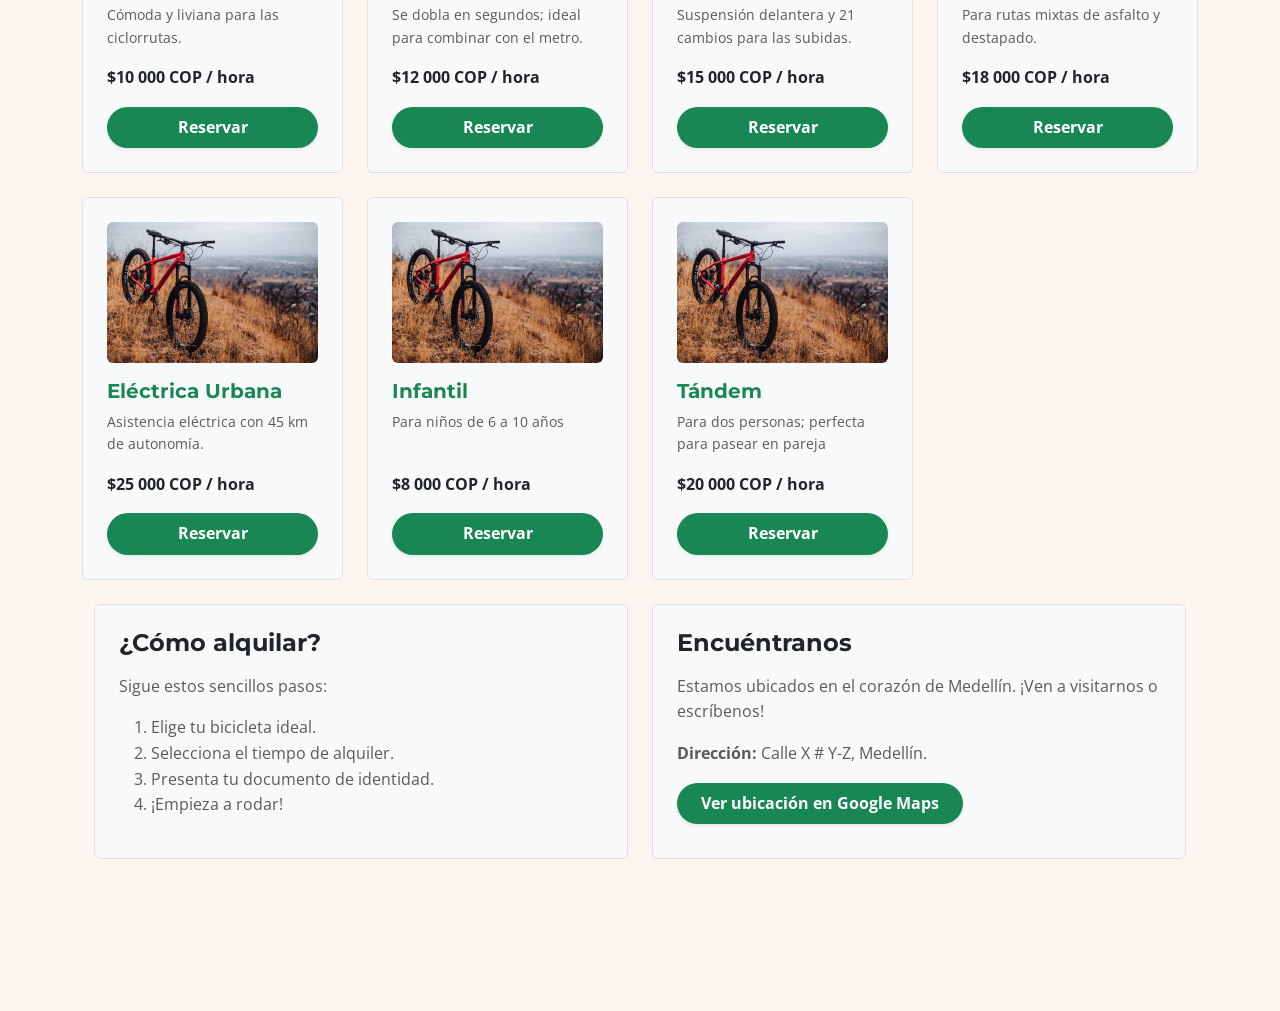
<file: bootstrap/index-bootstrap.html>
<!DOCTYPE html>
<html lang="es">
<head>
    <meta charset="UTF-8">
    <meta name="viewport" content="width=device-width, initial-scale=1.0">
    <title>Rueda Libre | Alquiler de bicicletas en Medellín</title>
    <!-- Favicon -->
    <link rel="icon" type="image/png" href="img/logo.png">

    <!--El CSS oficial de Bootstrap 5.3 por CDN-->
    <link href="https://cdn.jsdelivr.net/npm/bootstrap@5.3.3/dist/css/bootstrap.min.css" rel="stylesheet" integrity="sha384-QWTKZyjpPEjISv5WaRU9OFeRpok6YctnYmDr5pNlyT2bRjXh0JMhjY6hW+ALEwIH" crossorigin="anonymous">
    <!-- Fuentes y CSS -->
    <link rel="preconnect" href="https://fonts.googleapis.com">
    <link rel="preconnect" href="https://fonts.gstatic.com" crossorigin>
    <link href="https://fonts.googleapis.com/css2?family=Montserrat:wght@700&family=Open+Sans:wght@400;600&display=swap" rel="stylesheet">
    <link rel="stylesheet" href="css/styles-bootstrap.css">
</head>
<body>

    <!-- Encabezado y Navegación -->
    <header> 
        <div class="logo-marca">
            <h1>Rueda Libre</h1>
            <img src="../img/logo.png" alt="Logo de Rueda Libre" width="100" height="100" class="img-logo"> 
        </div>

        <nav> 
            <ul id="menu">
                <li><a href="bootstrap/index-bootstrap.html" class="activo">Inicio</a></li>
                <li><a href="../paginas/tarifas.html">Tarifas y recorridos</a></li>
                <li><a href="paginas/reservas.html">Reservas</a></li>   
            </ul>
        </nav>
    </header>

    <!-- Contenido Principal -->
    <main>

        <!-- Portada / Hero -->
       <section class="container py-5 my-4">
        <div class="row align-items-center g-5">
                <div class="col-12 col-lg-6 text-center text-lg-start">
                    <h2 class="display-5 fw-bold text-dark mb-3">¡Bienvenido a Rueda Libre!</h2>
                    <p class="lead text-muted mb-4">Tu mejor opción para alquilar bicicletas en Medellín, explorar las ciclorrutas y disfrutar de la ciudad con total libertad y seguridad.</p>
                    <a href="paginas/reservas.html" class="bg-success text-white text-decoration-none fw-bold px-4 py-3 rounded-pill d-inline-block shadow-sm">
                        Reserva tu bici</a>
            </div>
            <div class="col-12 col-lg-6">
                <img src="../img/bici-tradicional.avif" alt="Ciclista disfrutando rueda libre" width="500" height="350" class="img-fluid rounded-4 shadow-sm">
            </div>
        </div>
        </section>
    
        <!-- Galería de Rutas Guiadas -->
        <section id="galeria-rutas" class="container py-5">
            <h2 class="text-center fw-bold mb-3">Nuestras rutas guiadas</h2>
            <p class="text-center text-muted mb-5">Descubre Medellín y sus alrededores con nuestras rutas guiadas, diseñadas para todos los niveles de experiencia.</p>


        <div class="row g-4">
            <!--Ruta 1-->
            <div class="col-12 col-md-4">
                <div class="p-4 border rounded bg-light h-100 text-center">
                    <img src="../img/bici-tradicional.avif" alt="Ruta Río y Parques" width="300" height="200" class="img-fluid rounded mb-3">
                    <h3 class="fs-5 fw-bold text-success mb-2">Río y Parques</h3>
                    <p class="text-muted m-0"><strong>Nivel:</strong> Fácil</p>
                </div>
            </div>

            <!-- Ruta 2 -->
                <div class="col-12 col-md-4">
                    <div class="p-4 border rounded bg-light h-100 text-center">
                        <img src="../img/bici-tradicional.avif" alt="Ruta Sabores de Barrio" class="img-fluid rounded mb-3" width="300" height="200">
                        <h3 class="fs-5 fw-bold text-success mb-2">Sabores de Barrio</h3>
                        <p class="text-muted m-0"><strong>Nivel:</strong> Intermedio</p>
                    </div>
                </div>

            <!-- Ruta 3 -->
                <div class="col-12 col-md-4">
                    <div class="p-4 border rounded bg-light h-100 text-center">
                        <img src="../img/bici-tradicional.avif" alt="Ruta Reto Las Palmas" class="img-fluid rounded mb-3" width="300" height="200">
                        <h3 class="fs-5 fw-bold text-success mb-2">Reto Las Palmas</h3>
                        <p class="text-muted m-0"><strong>Nivel:</strong> Difícil</p>
                    </div>
                </div>
            </div>
        </section>

        <!-- Flota de Bicicletas -->
        <section id="flota" class="container py-5">
            <h2 class="text-center fw-bold mb-0">Nuestra flota</h2>
            <p class="text-center text-muted mb-5">Conoce la bicicleta perfecta para tu próxima rodada por la ciudad o la montaña.</p>

    <div class="row g-4">

        <!-- Modelo 1-->
            <div class="col-12 col-sm-6 col-lg-4 col-xl-3">
                    <div class="p-4 border rounded bg-light h-100 d-flex flex-column">
                        <img src="../img/bici-tradicional.avif" alt="Bicicleta Tradicional" class="img-fluid rounded mb-3" width="300" height="200">
                        <h3 class="fs-5 fw-bold text-success mb-2">Urbana clásica</h3>
                         <p class="text-muted small mb-3">Cómoda y liviana para las ciclorrutas.</p>
                         <p class="fw-bold text-dark mt-auto mb-3">$10 000 COP / hora</p>
                        <a href="../paginas/reservas.html" class="bg-success text-white text-decoration-none fw-bold px-3 py-2 rounded-pill text-center shadow-sm">Reservar</a>
                    </div>
            </div>
        <!-- Modelo 2 -->
                <div class="col-12 col-sm-6 col-lg-4 col-xl-3"> 
                    <div class="p-4 border rounded bg-light h-100 d-flex flex-column">
                        <img src="../img/bici-tradicional.avif" alt="Bicicleta urbana plegable" class="img-fluid rounded mb-3" width="300" height="200">
                        <h3 class="fs-5 fw-bold text-success mb-2">Urbana Plegable</h3>
                        <p class="text-muted small mb-3">Se dobla en segundos; ideal para combinar con el metro.</p>
                        <p class="fw-bold text-dark mt-auto mb-3">$12 000 COP / hora</p>
                        <a href="../paginas/reservas.html" class="bg-success text-white text-decoration-none fw-bold px-3 py-2 rounded-pill text-center shadow-sm">Reservar</a>
                    </div>
                </div>

                <!-- Modelo 3 -->
                <div class="col-12 col-sm-6 col-lg-4 col-xl-3">
                    <div class="p-4 border rounded bg-light h-100 d-flex flex-column">
                        <img src="../img/bici-tradicional.avif" alt="Bicicleta montaña trail" class="img-fluid rounded mb-3" width="300" height="200">
                        <h3 class="fs-5 fw-bold text-success mb-2">Montaña Trail</h3>
                        <p class="text-muted small mb-3">Suspensión delantera y 21 cambios para las subidas.</p> 
                        <p class="fw-bold text-dark mt-auto mb-3">$15 000 COP / hora</p>
                        <a href="../paginas/reservas.html" class="bg-success text-white text-decoration-none fw-bold px-3 py-2 rounded-pill text-center shadow-sm">Reservar</a>
                    </div>
                </div>

                <!-- Modelo 4 -->
                <div class="col-12 col-sm-6 col-lg-4 col-xl-3">
                    <div class="p-4 border rounded bg-light h-100 d-flex flex-column">
                        <img src="../img/bici-tradicional.avif" alt="Bicicleta gravel urbana" class="img-fluid rounded mb-3" width="300" height="200">
                        <h3 class="fs-5 fw-bold text-success mb-2">Gravel Urbana</h3>
                        <p class="text-muted small mb-3">Para rutas mixtas de asfalto y destapado.</p>
                        <p class="fw-bold text-dark mt-auto mb-3">$18 000 COP / hora</p>
                        <a href="../paginas/reservas.html" class="bg-success text-white text-decoration-none fw-bold px-3 py-2 rounded-pill text-center shadow-sm">Reservar</a>
                    </div>
                </div>

                <!-- Modelo 5 -->
                <div class="col-12 col-sm-6 col-lg-4 col-xl-3">
                    <div class="p-4 border rounded bg-light h-100 d-flex flex-column">
                        <img src="../img/bici-tradicional.avif" alt="Bicicleta eléctrica urbana" class="img-fluid rounded mb-3" width="300" height="200">
                        <h3 class="fs-5 fw-bold text-success mb-2">Eléctrica Urbana</h3>
                        <p class="text-muted small mb-3">Asistencia eléctrica con 45 km de autonomía.</p>
                        <p class="fw-bold text-dark mt-auto mb-3">$25 000 COP / hora</p>
                        <a href="../paginas/reservas.html" class="bg-success text-white text-decoration-none fw-bold px-3 py-2 rounded-pill text-center shadow-sm">Reservar</a>
                    </div>
                </div>

                <!-- Modelo 6 -->
                <div class="col-12 col-sm-6 col-lg-4 col-xl-3">
                    <div class="p-4 border rounded bg-light h-100 d-flex flex-column">
                        <img src="../img/bici-tradicional.avif" alt="Bicicleta infantil" class="img-fluid rounded mb-3" width="300" height="200">
                        <h3 class="fs-5 fw-bold text-success mb-2">Infantil</h3>
                        <p class="text-muted small mb-3">Para niños de 6 a 10 años</p>
                        <p class="fw-bold text-dark mt-auto mb-3">$8 000 COP / hora</p>
                        <a href="../paginas/reservas.html" class="bg-success text-white text-decoration-none fw-bold px-3 py-2 rounded-pill text-center shadow-sm">Reservar</a>
                    </div>
                </div>

                <!-- Modelo 7 -->
                <div class="col-12 col-sm-6 col-lg-4 col-xl-3">
                    <div class="p-4 border rounded bg-light h-100 d-flex flex-column">
                        <img src="../img/bici-tradicional.avif" alt="Bicicleta tándem" class="img-fluid rounded mb-3" width="300" height="200">
                        <h3 class="fs-5 fw-bold text-success mb-2">Tándem</h3>
                        <p class="text-muted small mb-3">Para dos personas; perfecta para pasear en pareja</p>
                        <p class="fw-bold text-dark mt-auto mb-3">$20 000 COP / hora</p>
                        <a href="../paginas/reservas.html" class="bg-success text-white text-decoration-none fw-bold px-3 py-2 rounded-pill text-center shadow-sm">Reservar</a>
                    </div>
                </div>
        </div>

<!-- ¿Cómo Alquilar? y Encuéntranos -->
        <section class="container py-4">
            <div class="row g-4">
                <div class="col-12 col-md-6">
                    <div class="p-4 border rounded bg-light h-100">
                        <h3 class="fs-4 fw-bold text-dark mb-3">¿Cómo alquilar?</h3>
                        <p class="text-muted">Sigue estos sencillos pasos:</p>
                        <ol class="text-muted">
                            <li>Elige tu bicicleta ideal.</li>
                            <li>Selecciona el tiempo de alquiler.</li>
                            <li>Presenta tu documento de identidad.</li>
                            <li>¡Empieza a rodar!</li>
                        </ol>
                    </div>        
                </div>

                <div class="col-12 col-md-6" id="encuentranos">
                    <div class="p-4 border rounded bg-light h-100">
                        <h3 class="fs-4 fw-bold text-dark mb-3">Encuéntranos</h3>
                        <p class="text-muted mb-3">Estamos ubicados en el corazón de Medellín. ¡Ven a visitarnos o escríbenos!</p>
                        <p class="text-muted mb-3"><strong>Dirección:</strong> Calle X # Y-Z, Medellín.</p>
                        <a href="https://maps.google.com" target="_blank" rel="noopener noreferrer" class="bg-success text-white text-decoration-none fw-bold px-4 py-2 rounded-pill d-inline-block shadow-sm">
                            Ver ubicación en Google Maps
                        </a>
                    </div>
                </div>
            </div>
        </section>
    </main>




<script src="https://cdn.jsdelivr.net/npm/bootstrap@5.3.3/dist/js/bootstrap.bundle.min.js" integrity="sha384-YvpcrYf0tY3lHB60NNkmXc5s9fDVZLESaAA55NDzOxhy9GkcIdslK1eN7N6jIeHz" crossorigin="anonymous"></script>
</body>
</html>
</file>
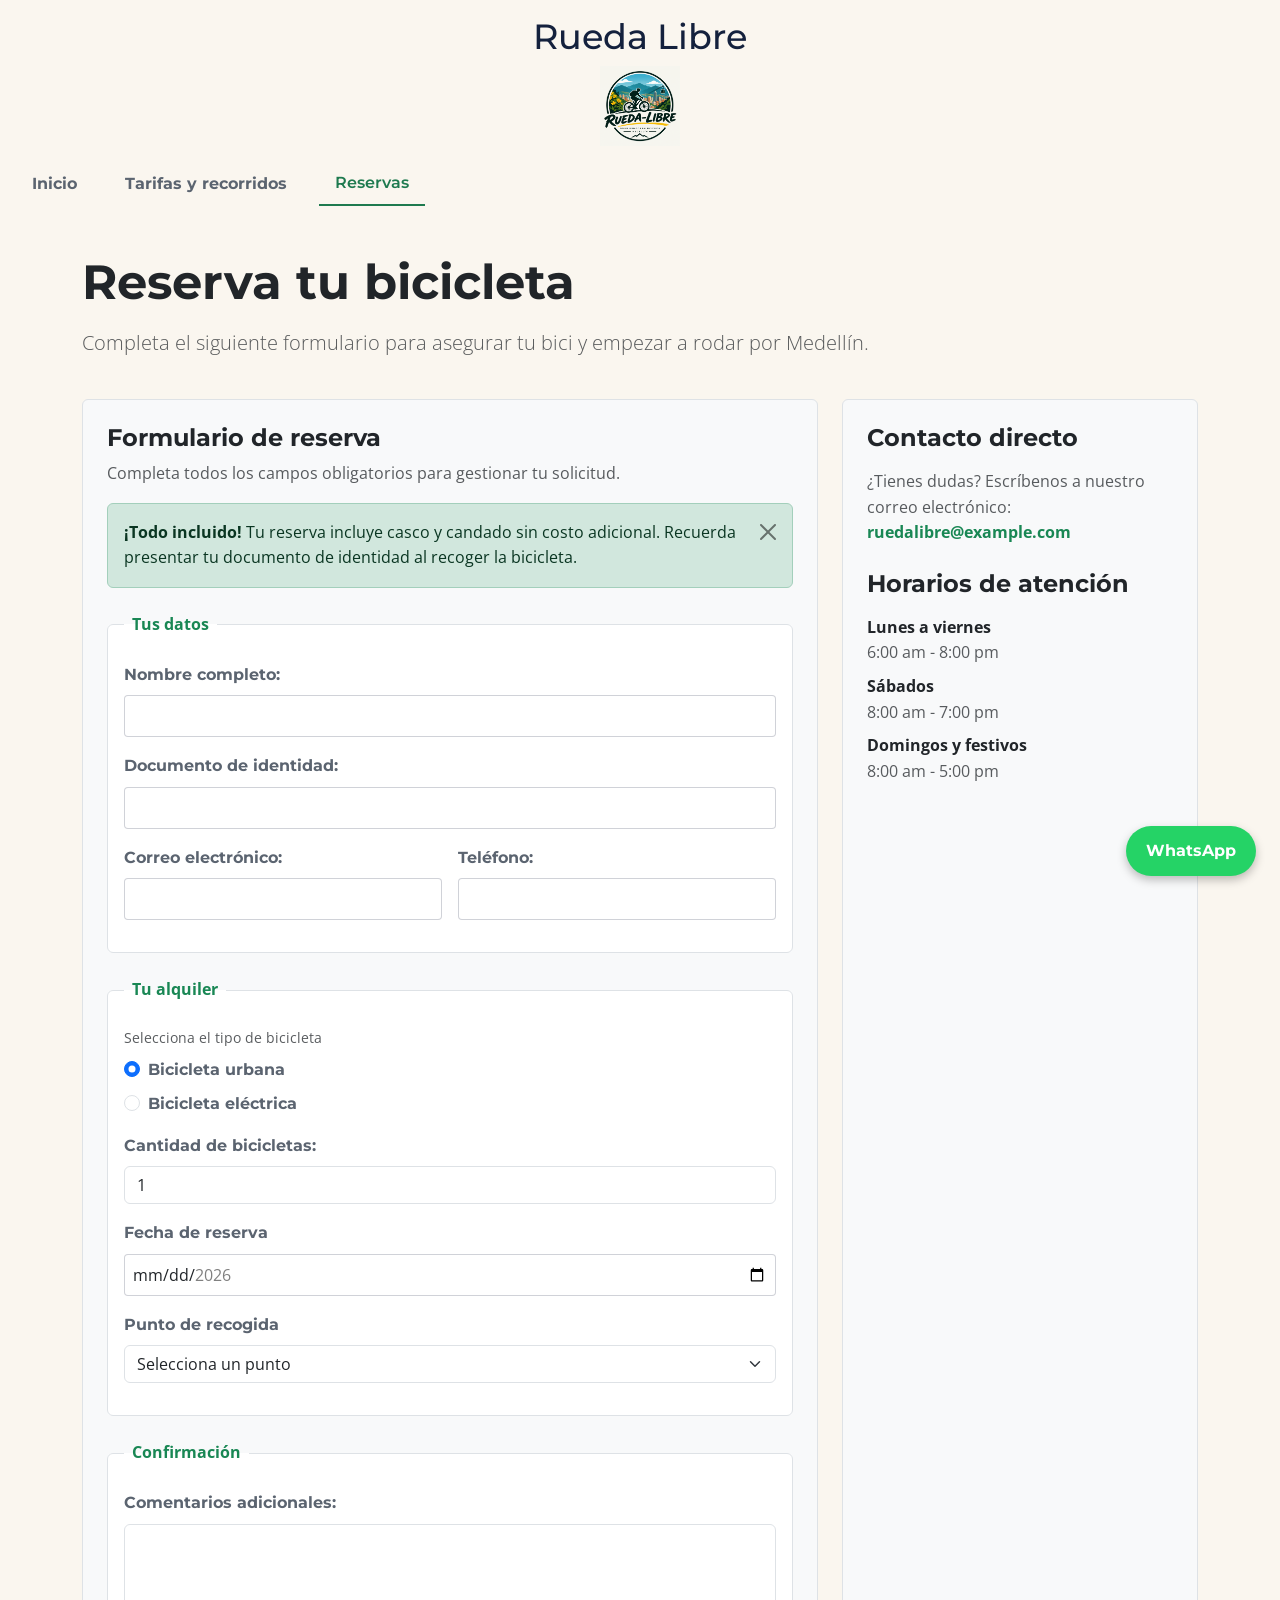
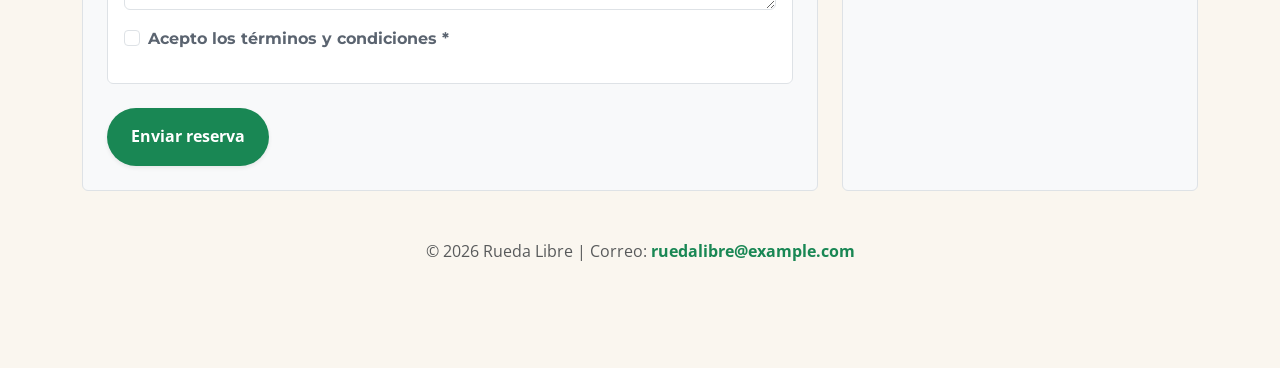
<file: paginas/reservas-bootstrap.html>
<!DOCTYPE html>
<html lang="es">
<head>
    <meta charset="UTF-8">
    <meta name="viewport" content="width=device-width, initial-scale=1.0">
    <title>Reserva tu bicicleta | Rueda Libre</title>
    
    <!-- Favicon -->
    <link rel="icon" type="image/png" href="../img/logo.png">
    
    <!-- Bootstrap 5.3 CSS por CDN -->
    <link href="https://cdn.jsdelivr.net/npm/bootstrap@5.3.3/dist/css/bootstrap.min.css" rel="stylesheet" integrity="sha384-QWTKZyjpPEjISv5WaRU9OFeRpok6YctnYmDr5pNlyT2bRjXh0JMhjY6hW+ALEwIH" crossorigin="anonymous">

    <!-- Fuentes y CSS Propio -->
    <link rel="preconnect" href="https://fonts.googleapis.com">
    <link rel="preconnect" href="https://fonts.gstatic.com" crossorigin>
    <link href="https://fonts.googleapis.com/css2?family=Montserrat:wght@700&family=Open+Sans:wght@400;600&display=swap" rel="stylesheet">
    <link rel="stylesheet" href="../css/styles-bootstrap.css">    
</head>
<body>

    <!-- Encabezado y Navegación -->
    <header>
        <div class="logo-marca">
            <h1>Rueda Libre</h1>
            <img src="../img/logo.png" alt="Logo de Rueda Libre" width="100" height="100" class="img-logo"> 
        </div>
        <nav>
            <ul id="menu">
                <li><a href="../index.html">Inicio</a></li>
                <li><a href="tarifas-bootstrap.html">Tarifas y recorridos</a></li>
                <li><a href="reservas-bootstrap.html" class="activo">Reservas</a></li>
            </ul>
        </nav>
    </header>

    <!-- Contenido Principal -->
    <main>

        <!-- Encabezado de Sección -->
        <section class="container pt-5 pb-3">
            <h2 class="display-5 fw-bold text-dark mb-3">Reserva tu bicicleta</h2>
            <p class="lead text-muted mb-0">Completa el siguiente formulario para asegurar tu bici y empezar a rodar por Medellín.</p>
        </section>

        <!-- Formulario y Contacto -->
        <section class="container py-4">
            <div class="row g-4">
                
                <!-- Sección del Formulario (8 columnas en tablet/desktop) -->
                <div class="col-12 col-md-8 seccion-formulario"> 
                    <div class="p-4 border rounded bg-light h-100">
                        <h3 class="fs-4 fw-bold text-dark mb-2">Formulario de reserva</h3>
                        <p class="text-muted mb-3">Completa todos los campos obligatorios para gestionar tu solicitud.</p>

                        <!-- COMPONENTE BOOTSTRAP: Alerta informativa descartable -->
                        <div class="alert alert-success alert-dismissible fade show mb-4" role="alert">
                            <strong>¡Todo incluido!</strong> Tu reserva incluye casco y candado sin costo adicional. Recuerda presentar tu documento de identidad al recoger la bicicleta.
                            <button type="button" class="btn-close" data-bs-dismiss="alert" aria-label="Cerrar alerta"></button>
                        </div>
                        
                        <form id="formReserva" action="#" method="post" class="needs-validation" novalidate>
                            
                            <!-- Fieldset: Tus datos -->
                            <fieldset class="mb-4 border p-3 rounded bg-white">
                                <legend class="float-none w-auto px-2 fs-6 fw-bold text-success">Tus datos</legend>

                                <div class="mb-3"> 
                                    <label for="nombre" class="form-label">Nombre completo:</label> 
                                    <input type="text" id="nombre" name="nombre" class="form-control" required minlength="3">
                                    <div class="invalid-feedback">Por favor ingresa tu nombre completo (mínimo 3 caracteres).</div>
                                </div>

                                <div class="mb-3">
                                    <label for="documento" class="form-label">Documento de identidad:</label>
                                    <input type="text" id="documento" name="documento" class="form-control" required pattern="[0-9]{6,10}" title="Solo números, entre 6 y 10 dígitos">
                                    <div class="invalid-feedback">Ingresa un número de documento válido (entre 6 y 10 dígitos numéricos).</div>
                                </div>

                                <!-- Fila doble con grilla de Bootstrap -->
                                <div class="row g-3">
                                    <div class="col-12 col-sm-6 mb-3">
                                        <label for="correo" class="form-label">Correo electrónico:</label>
                                        <input type="email" id="correo" name="correo" class="form-control" required>
                                        <div class="invalid-feedback">Ingresa un correo electrónico válido (ejemplo@correo.com).</div>
                                    </div>

                                    <div class="col-12 col-sm-6 mb-3">
                                        <label for="telefono" class="form-label">Teléfono:</label>
                                        <input type="tel" id="telefono" name="telefono" class="form-control" required pattern="^3[0-9]{9}$" title="Solo números, 10 dígitos iniciando en 3">
                                        <div class="invalid-feedback">Ingresa un celular válido en Colombia (10 dígitos iniciando en 3).</div>
                                    </div>
                                </div>   
                            </fieldset>

                            <!-- Fieldset: Tu alquiler -->
                            <fieldset class="mb-4 border p-3 rounded bg-white">
                                <legend class="float-none w-auto px-2 fs-6 fw-bold text-success">Tu alquiler</legend>
                                <p class="text-muted small mb-2">Selecciona el tipo de bicicleta</p>
                                
                                <div class="form-check mb-2">
                                    <input class="form-check-input" type="radio" id="urbana" name="tipo_bici" value="Bicicleta urbana" checked>
                                    <label class="form-check-label" for="urbana">Bicicleta urbana</label>
                                </div>
                                
                                <div class="form-check mb-3">
                                    <input class="form-check-input" type="radio" id="electrica" name="tipo_bici" value="Bicicleta eléctrica">
                                    <label class="form-check-label" for="electrica">Bicicleta eléctrica</label>
                                </div>
                                
                                <div class="mb-3">
                                    <label for="cantidad" class="form-label">Cantidad de bicicletas:</label>
                                    <input type="number" id="cantidad" name="cantidad" class="form-control" required min="1" max="6" value="1">
                                    <div class="invalid-feedback">Selecciona una cantidad entre 1 y 6 bicicletas.</div>
                                </div>
                                
                                <div class="mb-3">
                                    <label for="fecha" class="form-label">Fecha de reserva</label>
                                    <input type="date" id="fecha" name="fecha" class="form-control" required min="2026-11-01" max="2026-12-31">
                                    <div class="invalid-feedback">Selecciona una fecha válida dentro del periodo disponible.</div>
                                </div>
                               
                                <div class="mb-3">
                                    <label for="punto_recogida" class="form-label">Punto de recogida</label>
                                    <select id="punto_recogida" name="punto_recogida" class="form-select" required>
                                        <option value="">Selecciona un punto</option>
                                        <option value="El Poblado">El Poblado</option>
                                        <option value="La 70 (Estadio)">La 70 (Estadio)</option>
                                        <option value="Parques del Río">Parques del Río</option>
                                    </select>
                                    <div class="invalid-feedback">Debes elegir un punto de recogida.</div>
                                </div>
                            </fieldset>

                            <!-- Fieldset: Confirmación -->
                            <fieldset class="mb-4 border p-3 rounded bg-white">
                                <legend class="float-none w-auto px-2 fs-6 fw-bold text-success">Confirmación</legend>
                                
                                <div class="mb-3">
                                    <label for="comentarios" class="form-label">Comentarios adicionales:</label>
                                    <textarea id="comentarios" name="comentarios" class="form-control" rows="3" maxlength="300"></textarea>
                                </div>

                                <div class="form-check mb-3">
                                    <input class="form-check-input" type="checkbox" id="terminos" name="terminos" required>
                                    <label class="form-check-label" for="terminos">Acepto los términos y condiciones *</label>
                                    <div class="invalid-feedback">Debes aceptar los términos y condiciones antes de enviar.</div>
                                </div>
                            </fieldset>

                            <button type="submit" class="bg-success text-white text-decoration-none fw-bold px-4 py-3 rounded-pill border-0 shadow-sm">Enviar reserva</button>
                        </form>
                    </div>
                </div>
                   
                <!-- Bloque de Contacto y Horarios (4 columnas en tablet/desktop) -->
                <div class="col-12 col-md-4 bloque-contacto">
                    <div class="p-4 border rounded bg-light h-100 d-flex flex-column gap-4">
                        <div>
                            <h3 class="fs-4 fw-bold text-dark mb-3">Contacto directo</h3>
                            <p class="text-muted m-0">¿Tienes dudas? Escríbenos a nuestro correo electrónico: <a href="mailto:ruedalibre@example.com" class="text-success fw-bold text-decoration-none">ruedalibre@example.com</a></p>
                        </div>
                        <aside>
                            <h3 class="fs-4 fw-bold text-dark mb-3">Horarios de atención</h3>
                            <dl class="text-muted mb-0">
                                <dt class="fw-bold text-dark">Lunes a viernes</dt>
                                <dd class="mb-2">6:00 am - 8:00 pm</dd>

                                <dt class="fw-bold text-dark">Sábados</dt>
                                <dd class="mb-2">8:00 am - 7:00 pm</dd>

                                <dt class="fw-bold text-dark">Domingos y festivos</dt>
                                <dd class="mb-0">8:00 am - 5:00 pm</dd>
                            </dl>
                        </aside>
                    </div>
                </div>

            </div>
        </section>
    </main>

    <!-- COMPONENTE BOOTSTRAP: Modal de confirmación de reserva -->
    <div class="modal fade" id="modalConfirmacion" tabindex="-1" aria-labelledby="modalConfirmacionLabel" aria-hidden="true">
        <div class="modal-dialog modal-dialog-centered">
            <div class="modal-content border-0 shadow">
                <div class="modal-header bg-success text-white">
                    <h4 class="modal-title fs-5 fw-bold text-white" id="modalConfirmacionLabel">¡Reserva recibida con éxito!</h4>
                    <button type="button" class="btn-close btn-close-white" data-bs-dismiss="modal" aria-label="Cerrar"></button>
                </div>
                <div class="modal-body p-4">
                    <p class="text-muted mb-3">Gracias por reservar con <strong>Rueda Libre</strong>. Hemos registrado tu solicitud con los siguientes datos:</p>
                    <ul class="list-group list-group-flush mb-3" id="resumenReserva"></ul>
                    <p class="small text-muted mb-0">Recuerda llegar 10 minutos antes con tu documento de identidad.</p>
                </div>
                <div class="modal-footer border-0">
                    <button type="button" class="bg-success text-white fw-bold px-4 py-2 rounded-pill border-0" data-bs-dismiss="modal">Entendido</button>
                </div>
            </div>
        </div>
    </div>

    <!-- Pie de Página y Botón Flotante -->
    <footer class="container text-center py-4 text-muted">
        <p class="mb-0">&copy; 2026 Rueda Libre | Correo: <a href="mailto:ruedalibre@example.com" class="text-success fw-bold text-decoration-none">ruedalibre@example.com</a></p>
    </footer>

    <a href="https://wa.me/573000000000" class="btn-whatsapp" target="_blank" rel="noopener noreferrer">WhatsApp</a>

    <!-- Script de Bootstrap al final del body -->
    <script src="https://cdn.jsdelivr.net/npm/bootstrap@5.3.3/dist/js/bootstrap.bundle.min.js" integrity="sha384-YvpcrYf0tY3lHB60NNkmXc5s9fDVZLESaAA55NDzOxhy9GkcIdslK1eN7N6jIeHz" crossorigin="anonymous"></script>

    <!-- Script de validación y apertura del Modal -->
    <script>
        const formulario = document.getElementById('formReserva');
        const modalElemento = document.getElementById('modalConfirmacion');
        const modalBootstrap = new bootstrap.Modal(modalElemento);
        const listaResumen = document.getElementById('resumenReserva');

        formulario.addEventListener('submit', function (event) {
            event.preventDefault();
            event.stopPropagation();

            if (formulario.checkValidity()) {
                const nombre = document.getElementById('nombre').value;
                const tipoBici = document.querySelector('input[name="tipo_bici"]:checked').value;
                const cantidad = document.getElementById('cantidad').value;
                const fecha = document.getElementById('fecha').value;
                const punto = document.getElementById('punto_recogida').value;

                listaResumen.innerHTML = `
                    <li class="list-group-item px-0"><strong>Titular:</strong> ${nombre}</li>
                    <li class="list-group-item px-0"><strong>Bicicleta:</strong> ${tipoBici} (x${cantidad})</li>
                    <li class="list-group-item px-0"><strong>Fecha:</strong> ${fecha}</li>
                    <li class="list-group-item px-0"><strong>Punto de recogida:</strong> ${punto}</li>
                `;

                modalBootstrap.show();
                formulario.reset();
                formulario.classList.remove('was-validated');
            } else {
                formulario.classList.add('was-validated');
            }
        });
    </script>
</body>
</html>
</file>
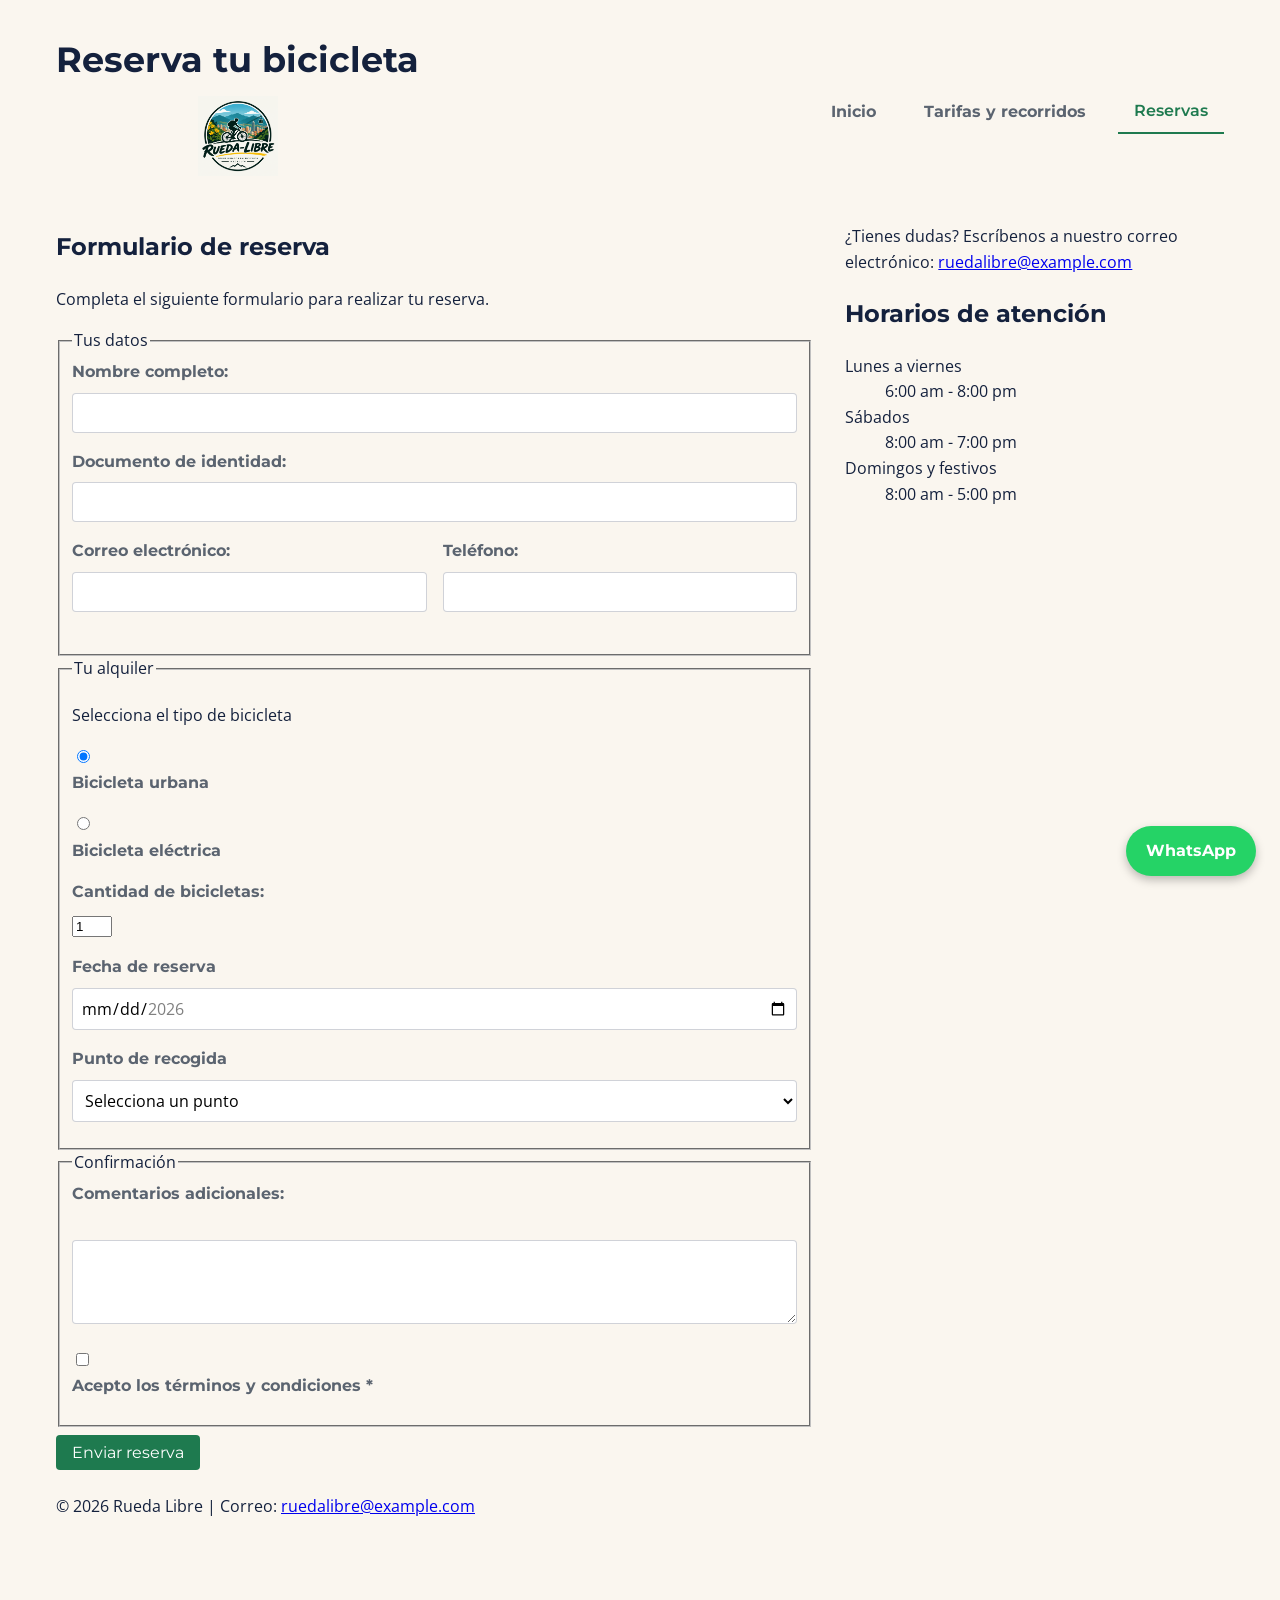
<file: paginas/reservas.html>
<!DOCTYPE html>
<html lang="es">
<head>
    <meta charset="UTF-8">
    <meta name="viewport" content="width=device-width, initial-scale=1.0">
    <title>Reserva tu bicicleta | Rueda Libre</title>
    
    <!-- Favicon -->
    <link rel="icon" type="image/png" href="../img/logo.png">
    
    <!-- Fuentes y CSS -->
    <link rel="preconnect" href="https://fonts.googleapis.com">
    <link rel="preconnect" href="https://fonts.gstatic.com" crossorigin>
    <link href="https://fonts.googleapis.com/css2?family=Montserrat:wght@700&family=Open+Sans:wght@400;600&display=swap" rel="stylesheet">
    <link rel="stylesheet" href="../css/styles.css">    
</head>
<body>

    <!-- Encabezado y Navegación -->
    <header>
        <div class="logo-marca">
            <h1>Reserva tu bicicleta</h1>
            <img src="../img/logo.png" alt="Logo de Rueda Libre" width="100" height="100" class="img-logo"> 
        </div>
        <nav>
            <ul id="menu">
                <li><a href="../index.html">Inicio</a></li>
                <li><a href="tarifas.html">Tarifas y recorridos</a></li>
                <li><a href="reservas.html" class="activo">Reservas</a></li>
            </ul>
        </nav>
    </header>

    <!-- Contenido Principal -->
    <main>
        <!-- Contenedor Grid (Formulario 2fr / Contacto 1fr en escritorio) -->
        <div class="contenedor-reservas">
            
            <!-- Sección del Formulario -->
            <section class="seccion-formulario"> 
                <h2>Formulario de reserva</h2>
                <p>Completa el siguiente formulario para realizar tu reserva.</p>
                
                <form action="#" method="post">
                    
                    <!-- Fieldset: Tus datos -->
                    <fieldset>
                        <legend>Tus datos</legend>

                        <div class="grupo-formulario"> 
                            <label for="nombre">Nombre completo:</label> 
                            <input type="text" id="nombre" name="nombre" required minlength="3">
                        </div>

                        <div class="grupo-formulario">
                            <label for="documento">Documento de identidad:</label>
                            <input type="text" id="documento" name="documento" required pattern="[0-9]{6,10}" title="Solo números, entre 6 y 10 dígitos">
                        </div>

                        <!-- Fila doble Flexbox: Correo y Teléfono -->
                        <div class="fila-formulario-doble">
                            <div class="grupo-formulario">
                                <label for="correo">Correo electrónico:</label>
                                <input type="email" id="correo" name="correo" required>
                            </div>

                            <div class="grupo-formulario">
                                <label for="telefono">Teléfono:</label>
                                <input type="tel" id="telefono" name="telefono" required pattern="^3[0-9]{9}$" title="Solo números, 10 dígitos iniciando en 3">
                            </div>
                        </div>   
                    </fieldset>

                    <!-- Fieldset: Tu alquiler -->
                    <fieldset>
                        <legend>Tu alquiler</legend>
                        <p>Selecciona el tipo de bicicleta</p>
                        
                        <div class="grupo-formulario">
                            <input type="radio" id="urbana" name="tipo_bici" value="urbana" checked>
                            <label for="urbana">Bicicleta urbana</label>
                        </div>
                        
                        <div class="grupo-formulario">
                            <input type="radio" id="electrica" name="tipo_bici" value="electrica">
                            <label for="electrica">Bicicleta eléctrica</label>
                        </div>
                        
                        <div class="grupo-formulario">
                            <label for="cantidad">Cantidad de bicicletas:</label>
                            <input type="number" id="cantidad" name="cantidad" required min="1" max="6" value="1">
                        </div>
                        
                        <div class="grupo-formulario">
                            <label for="fecha">Fecha de reserva</label>
                            <input type="date" id="fecha" name="fecha" required min="2026-11-01" max="2026-12-31">
                        </div>
                       
                        <div class="grupo-formulario">
                            <label for="punto_recogida">Punto de recogida</label>
                            <select id="punto_recogida" name="punto_recogida" required>
                                <option value="">Selecciona un punto</option>
                                <option value="poblado">El Poblado</option>
                                <option value="la_70">La 70 (Estadio)</option>
                                <option value="parques_del_rio">Parques del Río</option>
                            </select>
                        </div>
                    </fieldset>

                    <!-- Fieldset: Confirmación -->
                    <fieldset>
                        <legend>Confirmación</legend>
                        
                        <div class="grupo-formulario">
                            <label for="comentarios">Comentarios adicionales:</label><br>
                            <textarea id="comentarios" name="comentarios" rows="3" cols="30" maxlength="300"></textarea>
                        </div>

                        <div class="grupo-formulario">
                            <input type="checkbox" id="terminos" name="terminos" required>
                            <label for="terminos">Acepto los términos y condiciones *</label>
                        </div>
                    </fieldset>

                    <button type="submit" class="btn-cta">Enviar reserva</button>
                </form>
            </section>
               
            <!-- Bloque de Contacto y Horarios -->
            <div class="bloque-contacto">
                <p>¿Tienes dudas? Escríbenos a nuestro correo electrónico: <a href="mailto:ruedalibre@example.com">ruedalibre@example.com</a></p>
                <aside>
                    <h2>Horarios de atención</h2>
                    <dl>
                        <dt>Lunes a viernes</dt>
                        <dd>6:00 am - 8:00 pm</dd>

                        <dt>Sábados</dt>
                        <dd>8:00 am - 7:00 pm</dd>

                        <dt>Domingos y festivos</dt>
                        <dd>8:00 am - 5:00 pm</dd>
                    </dl>
                </aside>
            </div>

        </div>
    </main>

    <!-- Pie de Página y Botón Flotante -->
    <footer>
        <p>&copy; 2026 Rueda Libre | Correo: <a href="mailto:ruedalibre@example.com">ruedalibre@example.com</a></p>
    </footer>

    <a href="https://wa.me/573000000000" class="btn-whatsapp" target="_blank" rel="noopener noreferrer">WhatsApp</a>

</body>
</html>
</file>
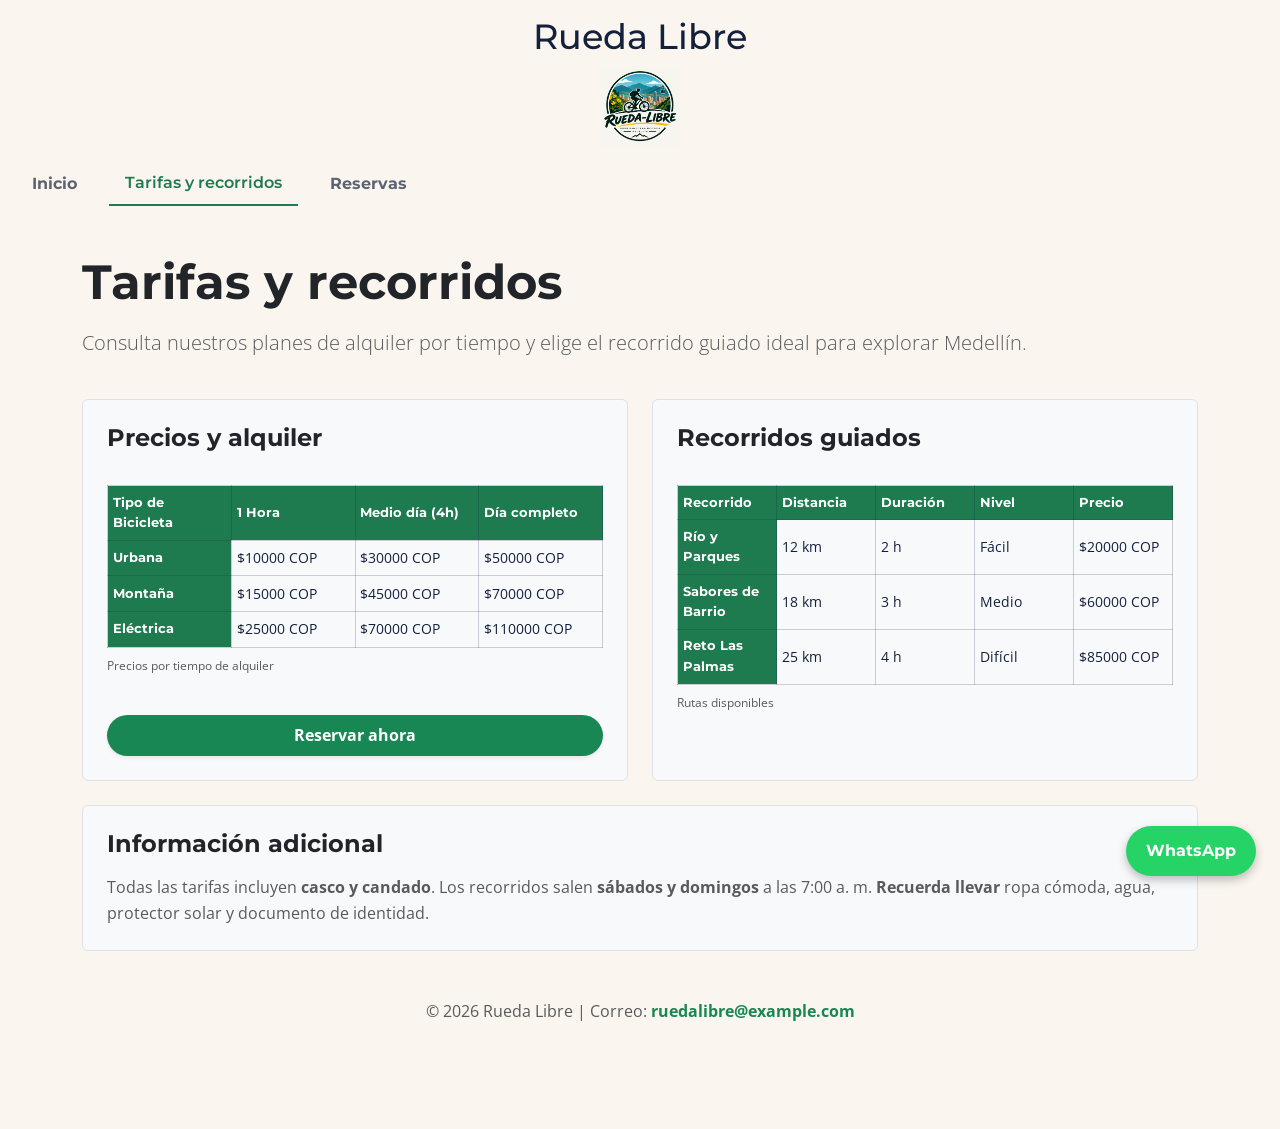
<file: paginas/tarifas-bootstrap.html>
<!DOCTYPE html>
<html lang="es">
<head>
    <meta charset="UTF-8">
    <meta name="viewport" content="width=device-width, initial-scale=1.0">
    <title>Tarifas y recorridos | Rueda Libre</title>
    
    <!-- Favicon -->
    <link rel="icon" type="image/png" href="../img/logo.png">
    
    <!-- 1. Bootstrap 5.3 CSS por CDN -->
    <link href="https://cdn.jsdelivr.net/npm/bootstrap@5.3.3/dist/css/bootstrap.min.css" rel="stylesheet" integrity="sha384-QWTKZyjpPEjISv5WaRU9OFeRpok6YctnYmDr5pNlyT2bRjXh0JMhjY6hW+ALEwIH" crossorigin="anonymous">

    <!-- Fuentes y CSS Propio -->
    <link rel="preconnect" href="https://fonts.googleapis.com">
    <link rel="preconnect" href="https://fonts.gstatic.com" crossorigin>
    <link href="https://fonts.googleapis.com/css2?family=Montserrat:wght@700&family=Open+Sans:wght@400;600&display=swap" rel="stylesheet">
    <link rel="stylesheet" href="../css/styles-bootstrap.css">   
</head>
<body>

    <!-- Encabezado y Navegación -->
    <header>
        <div class="logo-marca">
            <h1>Rueda Libre</h1>
            <img src="../img/logo.png" alt="Logo de Rueda Libre" width="100" height="100" class="img-logo"> 
        </div>   

        <nav>
            <ul id="menu">
                <li><a href="../index.html">Inicio</a></li>
                <li><a href="tarifas-bootstrap.html" class="activo">Tarifas y recorridos</a></li>
                <li><a href="reservas-bootstrap.html">Reservas</a></li>
            </ul>
        </nav>
    </header>

    <!-- Contenido Principal -->
    <main>

        <!-- Encabezado de Sección -->
        <section class="container pt-5 pb-3">
            <h2 class="display-5 fw-bold text-dark mb-3">Tarifas y recorridos</h2>
            <p class="lead text-muted mb-0">Consulta nuestros planes de alquiler por tiempo y elige el recorrido guiado ideal para explorar Medellín.</p>
        </section>

        <!-- Tablas de Tarifas y Recorridos -->
  <!-- Tablas de Tarifas y Recorridos -->
        <section class="container py-4">
            <div class="row g-4">
                
                <!-- Columna 1: Tabla de Precios -->
                <div class="col-12 col-lg-6">
                    <div class="seccion-precios p-4 border rounded bg-light h-100 d-flex flex-column">
                        <h3 class="fs-4 fw-bold text-dark mb-3">Precios y alquiler</h3>
                        <div class="table-responsive mb-3">
                            <table>
                                <caption class="text-muted small">Precios por tiempo de alquiler</caption>
                                <thead>
                                    <tr>
                                        <th scope="col">Tipo de Bicicleta</th>
                                        <th scope="col">1 Hora</th>
                                        <th scope="col">Medio día (4h)</th>
                                        <th scope="col">Día completo</th>
                                    </tr>
                                </thead>
                                <tbody> 
                                    <tr>
                                        <th scope="row">Urbana</th>
                                        <td>$10000 COP</td>
                                        <td>$30000 COP</td>
                                        <td>$50000 COP</td>
                                    </tr>
                                    <tr>
                                        <th scope="row">Montaña</th>
                                        <td>$15000 COP</td>
                                        <td>$45000 COP</td>
                                        <td>$70000 COP</td>
                                    </tr>
                                    <tr>
                                        <th scope="row">Eléctrica</th>
                                        <td>$25000 COP</td>
                                        <td>$70000 COP</td>
                                        <td>$110000 COP</td>
                                    </tr>
                                </tbody>
                            </table>
                        </div>
                        <a href="reservas-bootstrap.html" class="bg-success text-white text-decoration-none fw-bold px-4 py-2 rounded-pill text-center shadow-sm mt-auto d-inline-block">Reservar ahora</a>
                    </div>
                </div>

                <!-- Columna 2: Tabla de Recorridos -->
                <div class="col-12 col-lg-6">
                    <div id="recorridos" class="seccion-recorridos p-4 border rounded bg-light h-100 d-flex flex-column">
                        <h3 class="fs-4 fw-bold text-dark mb-3">Recorridos guiados</h3>
                        <div class="table-responsive">
                            <table>
                                <caption class="text-muted small">Rutas disponibles</caption>
                                <thead>
                                    <tr>
                                        <th scope="col">Recorrido</th>
                                        <th scope="col">Distancia</th>
                                        <th scope="col">Duración</th>
                                        <th scope="col">Nivel</th>
                                        <th scope="col">Precio</th>
                                    </tr>
                                </thead>
                                <tbody>
                                    <tr> 
                                        <th scope="row">Río y Parques</th>
                                        <td>12 km</td>
                                        <td>2 h</td>
                                        <td>Fácil</td>
                                        <td>$20000 COP</td>
                                    </tr>
                                    <tr>
                                        <th scope="row">Sabores de Barrio</th>
                                        <td>18 km</td>
                                        <td>3 h</td>
                                        <td>Medio</td>
                                        <td>$60000 COP</td>
                                    </tr>
                                    <tr>
                                        <th scope="row">Reto Las Palmas</th>
                                        <td>25 km</td>
                                        <td>4 h</td>
                                        <td>Difícil</td>
                                        <td>$85000 COP</td>
                                    </tr>
                                </tbody>
                            </table>
                        </div>
                    </div>
                </div>

                <!-- Fila inferior: Información Adicional -->
                <div class="col-12">
                    <aside class="info-adicional p-4 border rounded bg-light">
                        <h3 class="fs-4 fw-bold text-dark mb-3">Información adicional</h3>
                        <p class="text-muted m-0">Todas las tarifas incluyen <strong>casco y candado</strong>. Los recorridos salen <strong>sábados y domingos</strong> a las 7:00 a. m. <strong>Recuerda llevar</strong> ropa cómoda, agua, protector solar y documento de identidad.</p>
                    </aside>
                </div>

            </div>
        </section>
    </main>

    <!-- Pie de Página y Botón Flotante -->
    <footer class="container text-center py-4 text-muted">
        <p class="mb-0">&copy; 2026 Rueda Libre | Correo: <a href="mailto:ruedalibre@example.com" class="text-success fw-bold text-decoration-none">ruedalibre@example.com</a></p>
    </footer>

    <a href="https://wa.me/573000000000" class="btn-whatsapp" target="_blank" rel="noopener noreferrer">WhatsApp</a>

    <!-- Script de Bootstrap al final del body -->
    <script src="https://cdn.jsdelivr.net/npm/bootstrap@5.3.3/dist/js/bootstrap.bundle.min.js" integrity="sha384-YvpcrYf0tY3lHB60NNkmXc5s9fDVZLESaAA55NDzOxhy9GkcIdslK1eN7N6jIeHz" crossorigin="anonymous"></script>
</body>
</html>
</file>
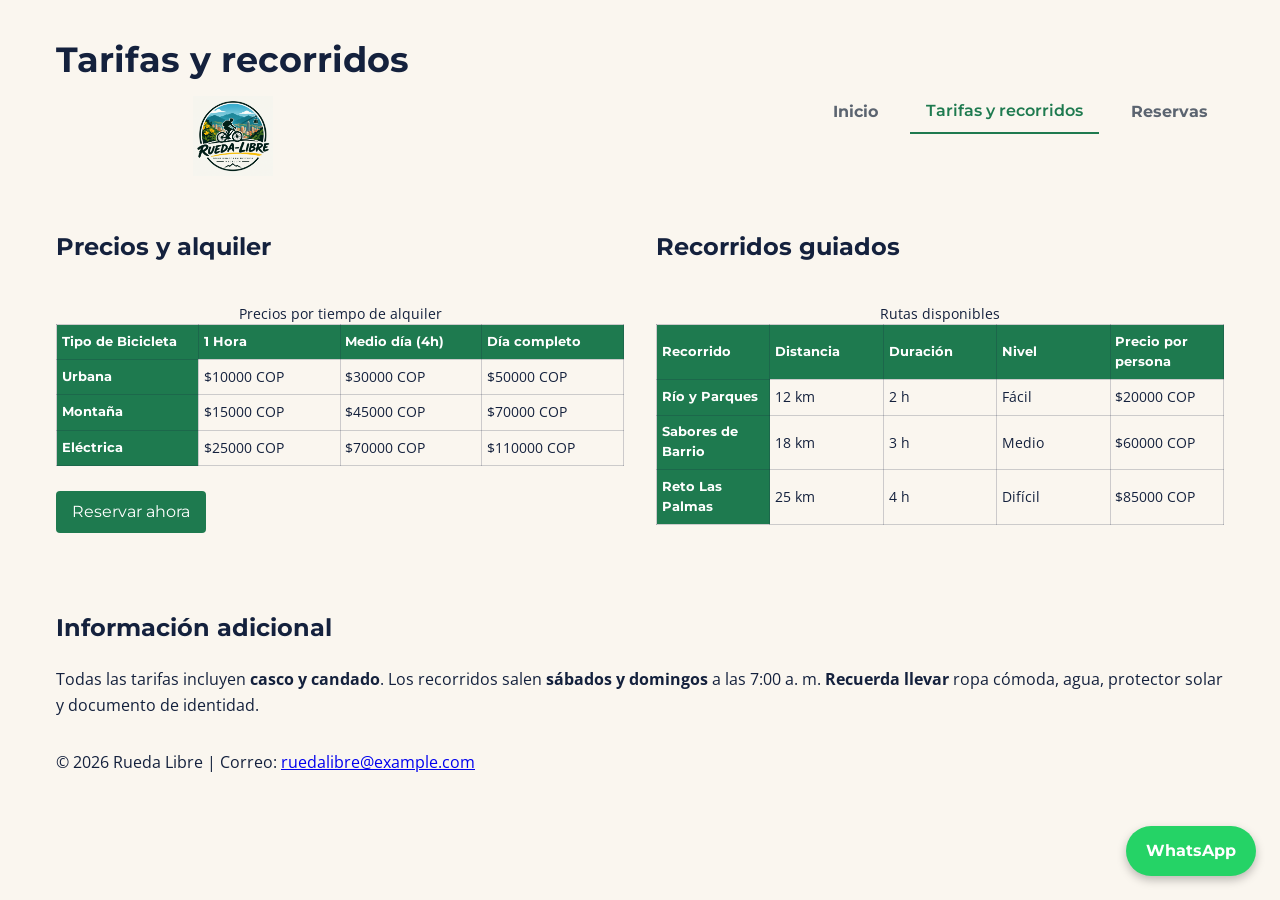
<file: paginas/tarifas.html>
<!DOCTYPE html>
<html lang="es">
<head>
    <meta charset="UTF-8">
    <meta name="viewport" content="width=device-width, initial-scale=1.0">
    <title>Tarifas y recorridos | Rueda Libre</title>
    
    <!-- Favicon -->
    <link rel="icon" type="image/png" href="../img/logo.png">
    
    <!-- Fuentes y CSS -->
    <link rel="preconnect" href="https://fonts.googleapis.com">
    <link rel="preconnect" href="https://fonts.gstatic.com" crossorigin>
    <link href="https://fonts.googleapis.com/css2?family=Montserrat:wght@700&family=Open+Sans:wght@400;600&display=swap" rel="stylesheet">
    <link rel="stylesheet" href="../css/styles.css">   
</head>
<body>

    <!-- Encabezado y Navegación -->
    <header>
        <div class="logo-marca">
            <h1>Tarifas y recorridos</h1>
            <img src="../img/logo.png" alt="Logo de Rueda Libre" width="100" height="100" class="img-logo"> 
        </div>   

        <nav>
            <ul id="menu">
                <li><a href="../index.html">Inicio</a></li>
                <li><a href="tarifas.html" class="activo">Tarifas y recorridos</a></li>
                <li><a href="reservas.html">Reservas</a></li>
            </ul>
        </nav>
    </header>

    <!-- Contenido Principal -->
    <main>
        <!-- Contenedor responsivo para las dos secciones de tablas -->
        <div class="contenedor-tarifas">
            
            <!-- Tabla de Precios -->
            <section class="seccion-precios">
                <h2>Precios y alquiler</h2>
                <table>
                    <caption>Precios por tiempo de alquiler</caption>
                    <thead>
                        <tr>
                            <th scope="col">Tipo de Bicicleta</th>
                            <th scope="col">1 Hora</th>
                            <th scope="col">Medio día (4h)</th>
                            <th scope="col">Día completo</th>
                        </tr>
                    </thead>
                    <tbody> 
                        <tr>
                            <th scope="row">Urbana</th>
                            <td>$10000 COP</td>
                            <td>$30000 COP</td>
                            <td>$50000 COP</td>
                        </tr>
                        <tr>
                            <th scope="row">Montaña</th>
                            <td>$15000 COP</td>
                            <td>$45000 COP</td>
                            <td>$70000 COP</td>
                        </tr>
                        <tr>
                            <th scope="row">Eléctrica</th>
                            <td>$25000 COP</td>
                            <td>$70000 COP</td>
                            <td>$110000 COP</td>
                        </tr>
                    </tbody>
                </table>
                <a href="reservas.html" class="btn-cta">Reservar ahora</a>
            </section>

            <!-- Tabla de Recorridos -->
            <section id="recorridos" class="seccion-recorridos">
                <h2>Recorridos guiados</h2>
                <table>
                    <caption>Rutas disponibles</caption>
                    <thead>
                        <tr>
                            <th scope="col">Recorrido</th>
                            <th scope="col">Distancia</th>
                            <th scope="col">Duración</th>
                            <th scope="col">Nivel</th>
                            <th scope="col">Precio por persona</th>
                        </tr>
                    </thead>
                    <tbody>
                        <tr> 
                            <th scope="row">Río y Parques</th>
                            <td>12 km</td>
                            <td>2 h</td>
                            <td>Fácil</td>
                            <td>$20000 COP</td>
                        </tr>
                        <tr>
                            <th scope="row">Sabores de Barrio</th>
                            <td>18 km</td>
                            <td>3 h</td>
                            <td>Medio</td>
                            <td>$60000 COP</td>
                        </tr>
                        <tr>
                            <th scope="row">Reto Las Palmas</th>
                            <td>25 km</td>
                            <td>4 h</td>
                            <td>Difícil</td>
                            <td>$85000 COP</td>
                        </tr>
                    </tbody>
                </table>
            </section>

        </div>

        <!-- Información Adicional -->
        <aside class="info-adicional">
            <h2>Información adicional</h2>
            <p>Todas las tarifas incluyen <strong>casco y candado</strong>. Los recorridos salen <strong>sábados y domingos</strong> a las 7:00 a. m. <strong>Recuerda llevar</strong> ropa cómoda, agua, protector solar y documento de identidad.</p>
        </aside>
    </main>

    <!-- Pie de Página y Botón Flotante -->
    <footer>
        <p>&copy; 2026 Rueda Libre | Correo: <a href="mailto:ruedalibre@example.com">ruedalibre@example.com</a></p>
    </footer>

    <a href="https://wa.me/573000000000" class="btn-whatsapp" target="_blank" rel="noopener noreferrer">WhatsApp</a>

</body>
</html>
</file>
<file: css/styles.css>
/* ========================================== */
/* 1. VARIABLES Y CONFIGURACIÓN GLOBAL        */
/* ========================================== */
:root {
    --color-verde: #1E7A4F;
    --color-naranja: #F39A2B;
    --color-azul: #14213D;
    --color-crema: #FAF6EF;
    --color-gris: #5B6470;

    --font-titulo: 'Montserrat', sans-serif;
    --font-texto: 'Open Sans', sans-serif;

    --espacio-sm: 0.5rem;
    --espacio-md: 1.0rem;
    --espacio-lg: 2.0rem;
} 

*, *::before, *::after {
    box-sizing: border-box;
}

img {
    max-width: 100%;
    height: auto;
    display: block;
}

body {
    background-color: var(--color-crema);
    color: var(--color-azul);
    font-family: var(--font-texto);
    margin: 0;
    padding: var(--espacio-md);
    line-height: 1.6;
    padding-bottom: 5rem;
}

h1, h2, h3, h4, h5, h6 {
    font-family: var(--font-titulo);
    color: var(--color-azul);
}

/* ========================================== */
/* 2. LAYOUT Y ESTRUCTURA GENERAL             */
/* ========================================== */
header, 
main, 
footer {
    max-width: 75rem;
    margin-left: auto;
    margin-right: auto;     
    padding-left: var(--espacio-md);
    padding-right: var(--espacio-md);
    display: flex; 
    justify-content: space-between;
    align-items: flex-start;
    flex-wrap: wrap;
    gap: var(--espacio-md);
}

header {
    padding: var(--espacio-md);
    flex-direction: column; 
    align-items: center;
}

/* ========================================== */
/* 3. NAVEGACIÓN Y COMPONENTES (MÓVIL BASE)   */
/* ========================================== */
.logo-marca {
    display: flex;
    flex-direction: column; 
    align-items: center;    
    text-align: center;     
    gap: var(--espacio-sm); 
    margin-bottom: var(--espacio-md);
}

.img-logo {
    width: 80px;  
    height: auto;
}

.logo-marca h1 {
    margin: 0;
    font-size: 2.2rem;
}

nav ul {
    list-style: none;     
    padding: 0;           
    margin: 0;            
    display: flex;        
    flex-direction: column;
    align-items: center;
    gap: var(--espacio-sm); 
}

#menu a {
    color: var(--color-gris);
    text-decoration: none;
    padding: var(--espacio-sm) var(--espacio-md);
    display: inline-block;
    font-family: var(--font-titulo);
    font-weight: bold;
    transition: color 0.3s ease;
}

#menu a.activo {
    color: var(--color-verde);
    font-weight: 600;
    border-bottom: 2px solid var(--color-verde);
} 

#menu a:hover,
#menu a:focus {
    color: var(--color-verde);
    outline: none; 
    text-decoration: underline;
}

#menu a:focus {
    background-color: rgba(30, 122, 79, 0.1);
    border-radius: 4px;
}

/* Secciones principales en columna para móvil */
.portada-inicio {
    display: flex;
    flex-direction: column;
    gap: var(--espacio-md);
    margin-bottom: var(--espacio-lg);
}

.portada-imagen img {
    border-radius: 8px;
}

.contenedor-grid-rutas {
    display: flex;
    flex-direction: column;
    gap: var(--espacio-md);
    margin-bottom: var(--espacio-lg);
}

.tarjeta-ruta {
    background-color: #FFFFFF;
    border: 1px solid rgba(20, 33, 61, 0.15);
    border-radius: 8px;
    padding: var(--espacio-md);
    box-shadow: 0 2px 4px rgba(0, 0, 0, 0.05);
}

.tarjeta-ruta img {
    width: 100%;
    height: auto;
    border-radius: 4px;
    margin: 0 auto;    
}

.contenedor-reservas {
    display: flex;
    flex-direction: column;
    gap: var(--espacio-lg);
}

/* Contenedor de Tarifas (Mobile-First: 1 columna) */
.contenedor-tarifas {
    display: flex;
    flex-direction: column;
    gap: var(--espacio-lg);
    margin-bottom: var(--espacio-lg);
    width: 100%;
}

.fila-formulario-doble {
    display: flex;
    flex-direction: column;
    gap: var(--espacio-md);
}

.fila-formulario-doble .grupo-formulario {
    flex: 1;
}

/* ========================================== */
/* 4. COMPONENTES Y TARJETAS                  */
/* ========================================== */
.tarjeta-servicio {
    background-color: #FFFFFF;
    border: 1px solid rgba(20, 33, 61, 0.15);
    border-radius: 12px;
    padding: var(--espacio-md);
    box-shadow: 0 2px 4px rgba(0, 0, 0, 0.05);
    display: flex;
    flex-direction: column;
    overflow: hidden;
}

.tarjeta-servicio img {
    width: 100%;           
    height: auto;
    display: block;         
    margin: 0 auto;         
    border-radius: 4px;
}


.tarjeta-servicio .btn-cta {
    margin-top: auto;
}

.tarjeta-destacada {
    position: relative;
}

.etiqueta-nuevo {
    position: absolute;
    top: var(--espacio-md);
    right: var(--espacio-md);
    background-color: var(--color-verde);
    color: #FFFFFF;
    padding: 0.25rem 0.75rem;
    font-size: 0.85rem;
    font-weight: bold;
    border-radius: 4px;
    font-family: var(--font-titulo);
    box-shadow: 0 2px 4px rgba(0,0,0,0.1);
}

.btn-whatsapp {
    position: fixed;
    bottom: 1.5rem;
    right: 1.5rem;
    background-color: #25D366;
    color: #FFFFFF;
    padding: 0.75rem 1.25rem;
    border-radius: 50px;
    text-decoration: none;
    font-family: var(--font-titulo);
    font-weight: bold;
    box-shadow: 0 4px 10px rgba(0, 0, 0, 0.25);
    z-index: 1000;
    transition: background-color 0.3s ease;
}

.btn-whatsapp:hover,
.btn-whatsapp:focus {
    background-color: #1EBE5D;
    outline: 3px solid var(--color-naranja);
}

/* ========================================== */
/* 5. TABLAS Y FORMULARIOS                    */
/* ========================================== */
table {
    width: 100%;
    border-collapse: collapse; 
    margin-top: var(--espacio-md);
    margin-bottom: var(--espacio-md);
    font-size: 0.85rem;
    table-layout: fixed;
}

th, td {
    padding: 0.4rem 0.3rem;
    border: 1px solid rgba(20, 33, 61, 0.2);
    text-align: left;
    word-break: break-word;
    hyphens:auto;    
}

th {
    background-color: var(--color-verde); 
    color: #FFFFFF; 
    font-family: var(--font-titulo); 
    font-size: 0.8rem;
}

.grupo-formulario, 
form div {
    margin-bottom: var(--espacio-md);
}

label {
    display: block;
    margin-bottom: var(--espacio-sm);
    font-family: var(--font-titulo);
    font-weight: bold;
    color: var(--color-gris);
}

input[type="text"],
input[type="email"],
input[type="date"],
input[type="tel"],
select,
textarea {
    width: 100%;
    padding: var(--espacio-sm);
    border: 1px solid rgba(20, 33, 61, 0.2);
    border-radius: 4px;
    font-family: inherit;
    font-size: 1rem;
    background-color: #FFFFFF;
}

form button,
form input[type="submit"] {
    padding: var(--espacio-md) var(--espacio-lg);
    background-color: var(--color-verde);
    color: #FFFFFF;
    border: none;
    border-radius: 4px;
    cursor: pointer;
    font-size: 1rem;
    font-family: var(--font-titulo);
}

.btn-cta {
    background-color: var(--color-verde);
    color: #FFFFFF;
    padding: var(--espacio-sm) var(--espacio-md);
    border-radius: 4px;
    display: inline-block;
    text-decoration: none;
    font-family: var(--font-titulo);
    transition: background-color 0.3s ease;
    margin-top: var(--espacio-sm);
    margin-bottom: var(--espacio-sm);
}

.btn-cta:hover,
.btn-cta:focus {
    background-color: #155d3c; 
    outline: 3px solid var(--color-naranja); 
}

input:focus,
select:focus,
textarea:focus {
    outline: 3px solid var(--color-verde);
    background-color: #FFFFFF;
    border-color: var(--color-verde);
}

/* ========================================== */
/* 6. MEDIA QUERIES (RESPONSIVO)              */
/* ========================================== */

/* Tablet (A partir de 768px) */
@media (min-width: 768px) {
    header {
        flex-direction: row;
        justify-content: space-between;
    }
    
    nav ul {
        flex-direction: row;
        gap: var(--espacio-md);
    }
    
    .portada-inicio {
        display: grid;
        grid-template-columns: 1fr 1fr;
        align-items: center;
        gap: var(--espacio-lg);
    }
    .contenedor-grid-rutas {
        display: grid;
        grid-template-columns: repeat(2, 1fr);
        gap: var(--espacio-md);
    }

    .fila-formulario-doble {
        flex-direction: row;
    }

    .fila-formulario-doble .grupo-formulario {
        flex: 1;
    }
}

/* Escritorio (A partir de 1200px) */
@media (min-width: 1200px) {
    .contenedor-grid-rutas {
        display: grid;
        grid-template-columns: repeat(3, 1fr);
        gap: var(--espacio-md);
    }

    .contenedor-grid-flota {
        display: grid;
        grid-template-columns: repeat(3, 1fr);
        gap: var(--espacio-lg);
        width: 100%;
    }
    .contenedor-reservas {
        display: grid;
        grid-template-columns: 2fr 1fr;
        align-items: start;
    }

    /* Las tablas de tarifas se acomodan en 2 columnas simétricas */
    .contenedor-tarifas {
        display: grid;
        grid-template-columns: 1fr 1fr;
        align-items: start;
        gap: var(--espacio-lg);
    }
    .contenedor-tarifas > section {
        display: flex;
        flex-direction: column;
        height: 100%;
    }
    .seccion-precios .btn-cta {
        margin-top: auto;
        align-self: flex-start;
    }
}
</file>
